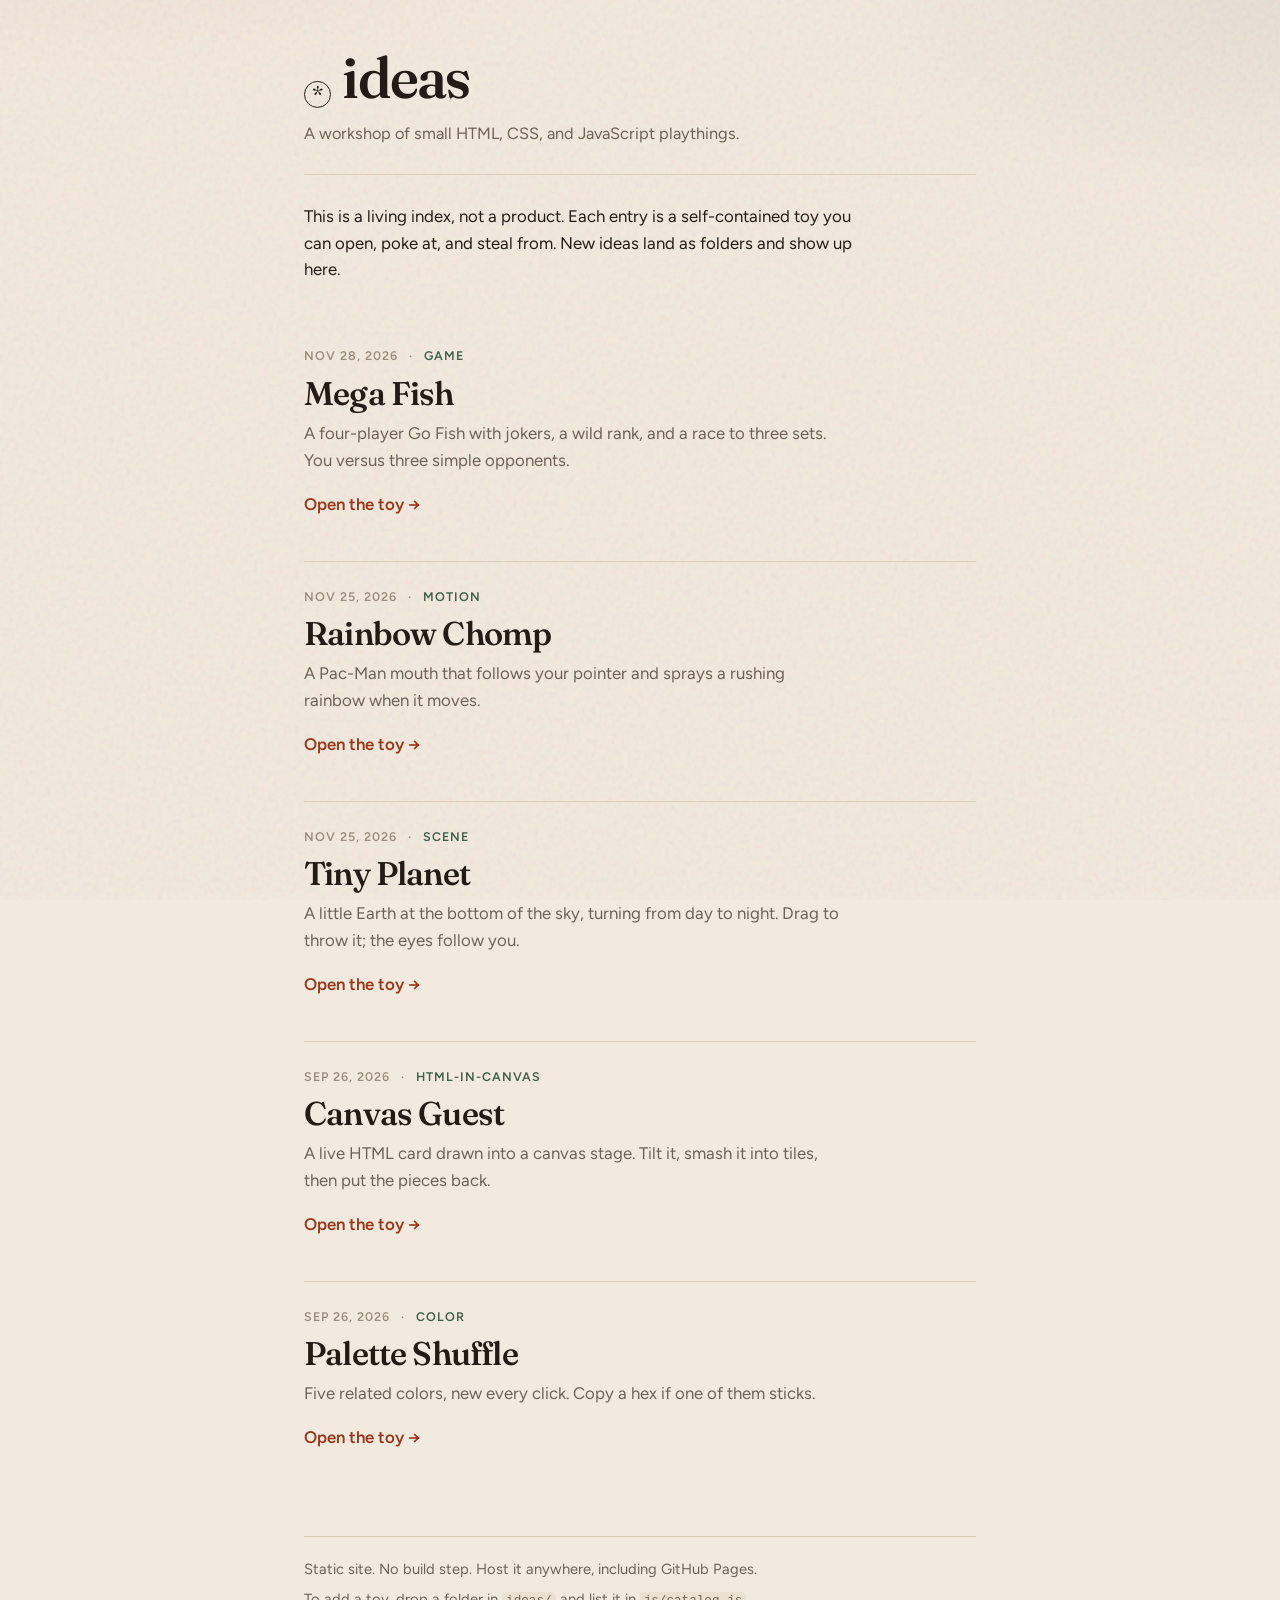
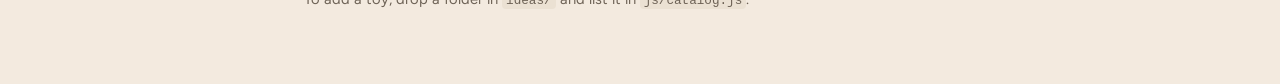
<file: index.html>
<!DOCTYPE html>
<html lang="en">
  <head>
    <meta charset="utf-8" />
    <meta name="viewport" content="width=device-width, initial-scale=1" />
    <meta name="theme-color" content="#f3eadf" />
    <title>ideas</title>
    <meta
      name="description"
      content="A small workshop of HTML, CSS, and JavaScript playthings."
    />
    <link rel="preconnect" href="https://fonts.googleapis.com" />
    <link rel="preconnect" href="https://fonts.gstatic.com" crossorigin />
    <link
      href="https://fonts.googleapis.com/css2?family=Figtree:ital,wght@0,400;0,550;0,600;0,650;1,400&family=Fraunces:opsz,wght@9..144,500;9..144,560&display=swap"
      rel="stylesheet"
    />
    <link rel="stylesheet" href="css/site.css" />
  </head>
  <body>
    <div class="wrap">
      <header class="masthead">
        <a class="brand" href="./">
          <span class="mark" aria-hidden="true">*</span>
          <h1 class="site-title">ideas</h1>
        </a>
        <p class="lede">A workshop of small HTML, CSS, and JavaScript playthings.</p>
      </header>

      <section class="intro">
        <p>
          This is a living index, not a product. Each entry is a self-contained
          toy you can open, poke at, and steal from. New ideas land as folders
          and show up here.
        </p>
      </section>

      <section class="feed" id="ideas" aria-label="Ideas">
        <noscript>
          <article class="idea">
            <p class="idea-meta">
              <time datetime="2026-09-26">Sep 26, 2026</time>
              <span class="idea-tag">html-in-canvas</span>
            </p>
            <h2 class="idea-title">
              <a href="ideas/canvas-guest/">Canvas Guest</a>
            </h2>
            <p class="idea-blurb">
              A live HTML card drawn into a canvas stage. Tilt it, smash it into tiles, then put the pieces back.
            </p>
            <p class="idea-more"><a href="ideas/canvas-guest/">Open the toy</a></p>
          </article>
          <article class="idea">
            <p class="idea-meta">
              <time datetime="2026-09-26">Sep 26, 2026</time>
              <span class="idea-tag">color</span>
            </p>
            <h2 class="idea-title">
              <a href="ideas/palette-shuffle/">Palette Shuffle</a>
            </h2>
            <p class="idea-blurb">
              Five related colors, new every click. Copy a hex if one of them sticks.
            </p>
            <p class="idea-more"><a href="ideas/palette-shuffle/">Open the toy</a></p>
          </article>
        </noscript>
      </section>

      <footer class="colophon">
        <p>Static site. No build step. Host it anywhere, including GitHub Pages.</p>
        <p>To add a toy, drop a folder in <code>ideas/</code> and list it in <code>js/catalog.js</code>.</p>
      </footer>
    </div>
    <script src="js/catalog.js"></script>
    <script src="js/home.js"></script>
  </body>
</html>
</file>
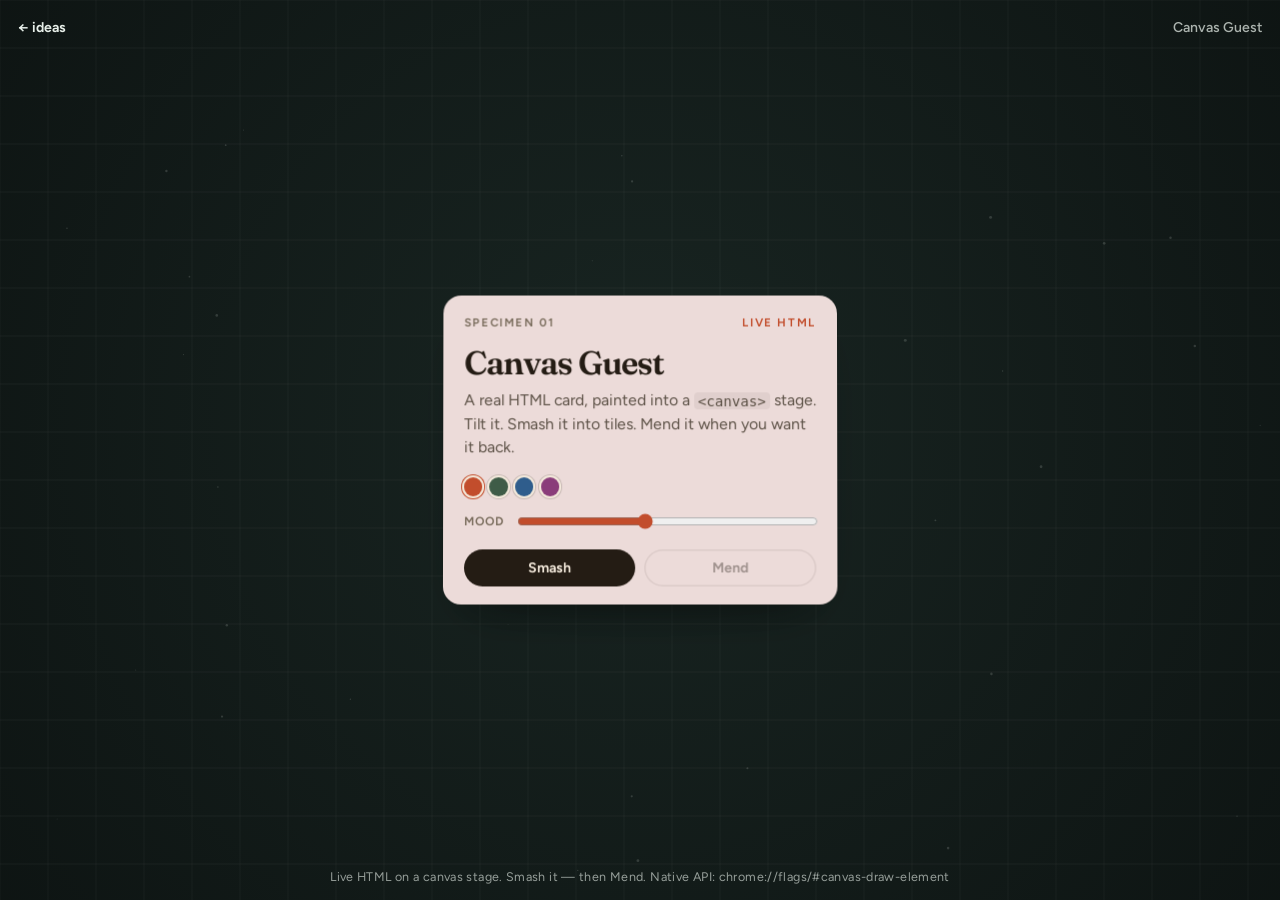
<file: ideas/canvas-guest/index.html>
<!DOCTYPE html>
<html lang="en">
  <head>
    <meta charset="utf-8" />
    <meta name="viewport" content="width=device-width, initial-scale=1" />
    <meta name="theme-color" content="#0b100f" />
    <title>Canvas Guest · ideas</title>
    <meta
      name="description"
      content="A live HTML card drawn into a canvas stage. Tilt it, smash it, mend it."
    />
    <link rel="preconnect" href="https://fonts.googleapis.com" />
    <link rel="preconnect" href="https://fonts.gstatic.com" crossorigin />
    <link
      href="https://fonts.googleapis.com/css2?family=Figtree:wght@500;600;650&family=Fraunces:opsz,wght@9..144,560;9..144,620&display=swap"
      rel="stylesheet"
    />
    <link rel="stylesheet" href="../../css/idea.css" />
    <style>
      html,
      body {
        margin: 0;
        height: 100%;
        overflow: hidden;
        background: #0b100f;
        color: #e7efe9;
        font-family: var(--sans);
      }

      .idea-bar {
        display: grid;
        grid-template-columns: 1fr auto 1fr;
        align-items: center;
        color: #e7efe9;
      }

      .idea-bar a {
        justify-self: start;
      }

      .idea-bar .toy-name {
        justify-self: end;
      }

      .stage-mend {
        justify-self: center;
        appearance: none;
        border: 0;
        border-radius: 999px;
        padding: 0.38rem 0.9rem;
        background: #f4eadc;
        color: #241c14;
        font: inherit;
        font-size: 0.82rem;
        font-weight: 650;
        cursor: pointer;
        pointer-events: auto;
      }

      .stage-mend[hidden] {
        display: inline-block;
        visibility: hidden;
        pointer-events: none;
      }

      .stage-frame {
        position: relative;
        width: 100%;
        height: 100%;
      }

      canvas {
        display: block;
        width: 100%;
        height: 100%;
      }

      .guest {
        width: min(22rem, calc(100vw - 2.6rem));
        padding: 1.25rem 1.3rem 1.15rem;
        border-radius: 18px;
        background: #f4eadc;
        color: #241c14;
        box-shadow:
          0 24px 50px -28px rgba(0, 0, 0, 0.55),
          0 0 0 1px rgba(36, 28, 20, 0.08);
        transform-origin: center center;
      }

      .guest.overlay {
        position: absolute;
        left: 50%;
        top: 50%;
        z-index: 2;
        translate: -50% -50%;
      }

      .guest.is-hidden {
        visibility: hidden;
        pointer-events: none;
      }

      .guest-top {
        display: flex;
        justify-content: space-between;
        align-items: baseline;
        margin-bottom: 1rem;
        color: #7a6d5d;
        font-size: 0.72rem;
        font-weight: 650;
        letter-spacing: 0.14em;
        text-transform: uppercase;
      }

      .guest-live {
        color: var(--accent, #c24d2c);
      }

      .guest h1 {
        margin: 0 0 0.55rem;
        font-family: var(--serif);
        font-size: 2.05rem;
        font-weight: 620;
        letter-spacing: -0.03em;
        line-height: 1.05;
        outline: none;
      }

      .guest h1:focus-visible {
        outline: 2px solid var(--accent, #c24d2c);
        outline-offset: 4px;
      }

      .guest p {
        margin: 0 0 1.15rem;
        color: #5c5146;
        font-size: 0.98rem;
        line-height: 1.5;
      }

      .guest code {
        font-size: 0.9em;
        padding: 0.05em 0.28em;
        border-radius: 4px;
        background: rgba(36, 28, 20, 0.06);
      }

      .chips {
        display: flex;
        gap: 0.45rem;
        margin-bottom: 0.95rem;
      }

      .chip {
        width: 1.15rem;
        height: 1.15rem;
        border: 0;
        border-radius: 999px;
        padding: 0;
        cursor: pointer;
        box-shadow: 0 0 0 2px #f4eadc, 0 0 0 3px rgba(36, 28, 20, 0.18);
      }

      .chip.is-on {
        box-shadow: 0 0 0 2px #f4eadc, 0 0 0 3px var(--accent, #c24d2c);
      }

      .mood {
        display: grid;
        grid-template-columns: auto 1fr;
        gap: 0.7rem;
        align-items: center;
        margin-bottom: 1.15rem;
        color: #7a6d5d;
        font-size: 0.75rem;
        font-weight: 650;
        letter-spacing: 0.08em;
        text-transform: uppercase;
      }

      .mood input {
        width: 100%;
        accent-color: var(--accent, #c24d2c);
      }

      .actions {
        display: flex;
        gap: 0.55rem;
      }

      .actions button {
        appearance: none;
        flex: 1;
        border: 0;
        border-radius: 999px;
        padding: 0.62rem 0.8rem;
        background: #241c14;
        color: #f4eadc;
        font: inherit;
        font-size: 0.88rem;
        font-weight: 650;
        cursor: pointer;
      }

      .actions button.ghost {
        background: transparent;
        color: #241c14;
        box-shadow: inset 0 0 0 1.5px rgba(36, 28, 20, 0.22);
      }

      .actions button:disabled {
        opacity: 0.38;
        cursor: default;
      }

      .caption {
        position: absolute;
        left: 1.1rem;
        right: 1.1rem;
        bottom: 1rem;
        z-index: 3;
        margin: 0;
        color: rgba(231, 239, 233, 0.62);
        font-size: 0.78rem;
        letter-spacing: 0.03em;
        text-align: center;
        pointer-events: none;
      }

      @media (max-width: 540px) {
        .guest h1 {
          font-size: 1.7rem;
        }
      }
    </style>
  </head>
  <body>
    <nav class="idea-bar">
      <a href="../../">← ideas</a>
      <button id="stage-mend" class="stage-mend" type="button" hidden>Mend the pieces</button>
      <span class="toy-name">Canvas Guest</span>
    </nav>

    <div class="stage-frame" id="frame">
      <canvas id="stage" layoutsubtree>
        <article class="guest" id="guest">
          <div class="guest-top">
            <span>Specimen 01</span>
            <span class="guest-live">Live HTML</span>
          </div>
          <h1 contenteditable="true" spellcheck="false">Canvas Guest</h1>
          <p>
            A real HTML card, painted into a <code>&lt;canvas&gt;</code> stage.
            Tilt it. Smash it into tiles. Mend it when you want it back.
          </p>
          <div class="chips" id="chips" role="group" aria-label="Accent color">
            <button class="chip is-on" type="button" data-color="#c24d2c" style="background:#c24d2c" aria-label="Rust"></button>
            <button class="chip" type="button" data-color="#3f5c47" style="background:#3f5c47" aria-label="Sage"></button>
            <button class="chip" type="button" data-color="#2f5d8c" style="background:#2f5d8c" aria-label="Ink blue"></button>
            <button class="chip" type="button" data-color="#8a3d7a" style="background:#8a3d7a" aria-label="Plum"></button>
          </div>
          <label class="mood">
            Mood
            <input id="mood" type="range" min="0" max="100" value="42" />
          </label>
          <div class="actions">
            <button id="smash" type="button">Smash</button>
            <button id="mend" class="ghost" type="button" disabled>Mend</button>
          </div>
        </article>
      </canvas>
      <p class="caption" id="caption"></p>
    </div>

    <script>
      (function () {
        const frame = document.getElementById("frame");
        const canvas = document.getElementById("stage");
        const guest = document.getElementById("guest");
        const caption = document.getElementById("caption");
        const smashBtn = document.getElementById("smash");
        const mendBtn = document.getElementById("mend");
        const stageMend = document.getElementById("stage-mend");
        const mood = document.getElementById("mood");
        const ctx = canvas.getContext("2d");
        const native = typeof ctx.drawElementImage === "function";
        const reduceMotion = window.matchMedia("(prefers-reduced-motion: reduce)").matches;

        const pointer = { x: 0.5, y: 0.46 };
        const dust = Array.from({ length: 36 }, function () {
          return {
            x: Math.random(),
            y: Math.random(),
            r: 0.4 + Math.random() * 1.1,
            s: 0.04 + Math.random() * 0.08,
          };
        });

        let width = 0;
        let height = 0;
        let tiles = [];
        let snapshot = null;
        let smashed = false;
        let mending = false;
        let last = performance.now();

        if (!native) {
          frame.appendChild(guest);
          guest.classList.add("overlay");
        }

        caption.textContent = native
          ? "Native HTML-in-Canvas is live. Smash the card, then mend it."
          : "Live HTML on a canvas stage. Smash it — then Mend. Native API: chrome://flags/#canvas-draw-element";

        function resize() {
          const dpr = Math.min(window.devicePixelRatio || 1, 2);
          width = frame.clientWidth;
          height = frame.clientHeight;
          canvas.width = Math.floor(width * dpr);
          canvas.height = Math.floor(height * dpr);
          canvas.style.width = width + "px";
          canvas.style.height = height + "px";
          ctx.setTransform(dpr, 0, 0, dpr, 0, 0);
        }

        function paperColor() {
          const t = Number(mood.value) / 100;
          const r = Math.round(244 - t * 18);
          const g = Math.round(234 - t * 36);
          const b = Math.round(220 - t * 8);
          return "rgb(" + r + ", " + g + ", " + b + ")";
        }

        function tilt() {
          const amount = reduceMotion ? 0.25 : 1;
          return {
            rx: (0.5 - pointer.y) * 14 * amount,
            ry: (pointer.x - 0.5) * 18 * amount,
          };
        }

        function guestSize() {
          return { w: guest.offsetWidth, h: guest.offsetHeight };
        }

        function applyOverlayTilt() {
          if (!guest.classList.contains("overlay") || smashed) return;
          const t = tilt();
          guest.style.transform =
            "perspective(1100px) rotateX(" + t.rx + "deg) rotateY(" + t.ry + "deg)";
        }

        function drawStage() {
          const g = ctx.createRadialGradient(
            width * pointer.x,
            height * pointer.y,
            40,
            width * 0.5,
            height * 0.5,
            Math.max(width, height) * 0.78
          );
          g.addColorStop(0, "#182421");
          g.addColorStop(1, "#0b100f");
          ctx.fillStyle = g;
          ctx.fillRect(0, 0, width, height);

          ctx.save();
          ctx.strokeStyle = "rgba(231, 239, 233, 0.045)";
          ctx.lineWidth = 1;
          const step = 48;
          for (let x = 0; x <= width; x += step) {
            ctx.beginPath();
            ctx.moveTo(x, 0);
            ctx.lineTo(x, height);
            ctx.stroke();
          }
          for (let y = 0; y <= height; y += step) {
            ctx.beginPath();
            ctx.moveTo(0, y);
            ctx.lineTo(width, y);
            ctx.stroke();
          }
          ctx.restore();

          dust.forEach(function (dot) {
            ctx.beginPath();
            ctx.fillStyle = "rgba(231, 239, 233, 0.16)";
            ctx.arc(dot.x * width, dot.y * height, dot.r, 0, Math.PI * 2);
            ctx.fill();
          });
        }

        function drawShadow() {
          const size = guestSize();
          const t = tilt();
          const cx = width / 2 + t.ry * 1.6;
          const cy = height / 2 + size.h * 0.42 + t.rx * 1.2;
          ctx.save();
          ctx.fillStyle = "rgba(0, 0, 0, 0.34)";
          ctx.filter = "blur(18px)";
          ctx.beginPath();
          ctx.ellipse(cx, cy, size.w * 0.42, 16, 0, 0, Math.PI * 2);
          ctx.fill();
          ctx.restore();
        }

        function drawGuestNative() {
          const size = guestSize();
          const t = tilt();
          const skewY = (t.rx / 14) * 0.08;
          const skewX = (t.ry / 18) * 0.1;
          const scaleY = 1 - Math.abs(t.rx) * 0.004;
          ctx.save();
          ctx.translate(width / 2, height / 2);
          ctx.transform(1, skewY, skewX, scaleY, 0, 0);
          ctx.translate(-size.w / 2, -size.h / 2);
          const matrix = ctx.drawElementImage(guest, 0, 0);
          ctx.restore();
          if (matrix) guest.style.transform = matrix.toString();
        }

        function copyStyles(from, to) {
          const computed = getComputedStyle(from);
          const keep = [
            "display", "box-sizing", "width", "height", "margin", "padding",
            "border", "border-radius", "background", "background-color", "color",
            "font", "font-family", "font-size", "font-weight", "letter-spacing",
            "line-height", "text-align", "text-transform", "box-shadow",
            "align-items", "justify-content", "flex-direction", "gap",
            "flex-wrap", "white-space", "appearance", "accent-color",
          ];
          to.style.cssText = keep
            .map(function (prop) {
              return prop + ":" + computed.getPropertyValue(prop);
            })
            .join(";");
          const fromKids = from.children;
          const toKids = to.children;
          for (let i = 0; i < fromKids.length; i += 1) {
            copyStyles(fromKids[i], toKids[i]);
          }
        }

        function serializeXHTML(node) {
          const voids = {
            input: true,
            img: true,
            br: true,
            hr: true,
            meta: true,
            link: true,
          };
          if (node.nodeType === Node.TEXT_NODE) {
            return node.textContent
              .replace(/&/g, "&amp;")
              .replace(/</g, "&lt;")
              .replace(/>/g, "&gt;");
          }
          if (node.nodeType !== Node.ELEMENT_NODE) return "";
          const tag = node.tagName.toLowerCase();
          let attrs = "";
          for (let i = 0; i < node.attributes.length; i += 1) {
            const attr = node.attributes[i];
            attrs +=
              " " +
              attr.name +
              '="' +
              attr.value.replace(/&/g, "&amp;").replace(/"/g, "&quot;") +
              '"';
          }
          if (tag === "article" && !node.getAttribute("xmlns")) {
            attrs += ' xmlns="http://www.w3.org/1999/xhtml"';
          }
          if (voids[tag]) return "<" + tag + attrs + " />";
          let inner = "";
          for (let i = 0; i < node.childNodes.length; i += 1) {
            inner += serializeXHTML(node.childNodes[i]);
          }
          return "<" + tag + attrs + ">" + inner + "</" + tag + ">";
        }

        function rasterize() {
          const size = guestSize();
          const clone = guest.cloneNode(true);
          copyStyles(guest, clone);
          clone.setAttribute("xmlns", "http://www.w3.org/1999/xhtml");
          clone.style.margin = "0";
          clone.style.position = "static";
          clone.style.transform = "none";
          clone.style.visibility = "visible";
          const svg =
            '<svg xmlns="http://www.w3.org/2000/svg" width="' +
            size.w +
            '" height="' +
            size.h +
            '"><foreignObject width="100%" height="100%">' +
            serializeXHTML(clone) +
            "</foreignObject></svg>";
          const blob = new Blob([svg], { type: "image/svg+xml;charset=utf-8" });
          const url = URL.createObjectURL(blob);
          return new Promise(function (resolve, reject) {
            const img = new Image();
            img.onload = function () {
              const off = document.createElement("canvas");
              off.width = Math.max(1, Math.round(size.w));
              off.height = Math.max(1, Math.round(size.h));
              off.getContext("2d").drawImage(img, 0, 0);
              URL.revokeObjectURL(url);
              resolve(off);
            };
            img.onerror = function () {
              URL.revokeObjectURL(url);
              reject(new Error("rasterize failed"));
            };
            img.src = url;
          });
        }

        function spawnTiles(image) {
          const cols = 8;
          const rows = 6;
          const tw = image.width / cols;
          const th = image.height / rows;
          const originX = (width - image.width) / 2;
          const originY = (height - image.height) / 2;
          tiles = [];
          for (let y = 0; y < rows; y += 1) {
            for (let x = 0; x < cols; x += 1) {
              tiles.push({
                sx: x * tw,
                sy: y * th,
                tw: tw,
                th: th,
                x: originX + x * tw,
                y: originY + y * th,
                homeX: originX + x * tw,
                homeY: originY + y * th,
                vx: (x - (cols - 1) / 2) * 2.4 + (Math.random() - 0.5) * 6,
                vy: -6 - Math.random() * 8 + (y - rows / 2) * 0.8,
                rot: (Math.random() - 0.5) * 0.4,
                vr: (Math.random() - 0.5) * 0.12,
              });
            }
          }
        }

        function stepTiles(dt) {
          const gravity = mending ? 0 : 0.42;
          tiles.forEach(function (tile) {
            if (mending) {
              tile.x += (tile.homeX - tile.x) * Math.min(1, dt * 7);
              tile.y += (tile.homeY - tile.y) * Math.min(1, dt * 7);
              tile.rot += (0 - tile.rot) * Math.min(1, dt * 8);
              tile.vx = 0;
              tile.vy = 0;
              return;
            }
            tile.vy += gravity * dt * 60;
            tile.x += tile.vx * dt * 60;
            tile.y += tile.vy * dt * 60;
            tile.rot += tile.vr * dt * 60;
            if (tile.x < -80 || tile.x > width + 40) tile.vx *= -0.72;
            if (tile.y > height - tile.th - 18) {
              tile.y = height - tile.th - 18;
              tile.vy *= -0.38;
              tile.vx *= 0.86;
              tile.vr *= 0.8;
            }
          });
        }

        function drawTiles() {
          if (!snapshot) return;
          tiles.forEach(function (tile) {
            ctx.save();
            ctx.translate(tile.x + tile.tw / 2, tile.y + tile.th / 2);
            ctx.rotate(tile.rot);
            ctx.drawImage(
              snapshot,
              tile.sx,
              tile.sy,
              tile.tw,
              tile.th,
              -tile.tw / 2,
              -tile.th / 2,
              tile.tw,
              tile.th
            );
            ctx.restore();
          });
        }

        function paint() {
          drawStage();
          if (smashed) {
            drawTiles();
            return;
          }
          drawShadow();
          if (native) drawGuestNative();
          else applyOverlayTilt();
        }

        function tick(now) {
          const dt = Math.min(0.033, (now - last) / 1000);
          last = now;
          dust.forEach(function (dot) {
            dot.y += dot.s * dt;
            if (dot.y > 1) {
              dot.y = -0.02;
              dot.x = Math.random();
            }
          });
          if (smashed) stepTiles(dt);
          if (mending) {
            const done = tiles.every(function (tile) {
              return Math.abs(tile.x - tile.homeX) < 0.6 && Math.abs(tile.y - tile.homeY) < 0.6;
            });
            if (done) finishMend();
          }
          paint();
          if (native && canvas.requestPaint && !smashed) canvas.requestPaint();
          requestAnimationFrame(tick);
        }

        async function smash() {
          if (smashed || mending) return;
          try {
            snapshot = await rasterize();
          } catch (err) {
            caption.textContent = "Could not snapshot the card in this browser. Try Chrome or Firefox.";
            return;
          }
          spawnTiles(snapshot);
          smashed = true;
          guest.classList.add("is-hidden");
          smashBtn.disabled = true;
          mendBtn.disabled = false;
          stageMend.hidden = false;
        }

        function finishMend() {
          smashed = false;
          mending = false;
          tiles = [];
          snapshot = null;
          guest.classList.remove("is-hidden");
          smashBtn.disabled = false;
          mendBtn.disabled = true;
          stageMend.hidden = true;
        }

        function mend() {
          if (!smashed || mending) return;
          mending = true;
          mendBtn.disabled = true;
        }

        function setAccent(color) {
          guest.style.setProperty("--accent", color);
          document.querySelectorAll(".chip").forEach(function (chip) {
            chip.classList.toggle("is-on", chip.dataset.color === color);
          });
        }

        document.getElementById("chips").addEventListener("click", function (event) {
          const chip = event.target.closest(".chip");
          if (!chip) return;
          setAccent(chip.dataset.color);
        });

        mood.addEventListener("input", function () {
          guest.style.background = paperColor();
        });

        smashBtn.addEventListener("click", smash);
        mendBtn.addEventListener("click", mend);
        stageMend.addEventListener("click", mend);

        window.addEventListener("pointermove", function (event) {
          pointer.x = event.clientX / Math.max(1, width);
          pointer.y = event.clientY / Math.max(1, height);
        });

        canvas.addEventListener("pointerdown", function (event) {
          if (!smashed || mending) return;
          const mx = event.clientX;
          const my = event.clientY;
          tiles.forEach(function (tile) {
            const dx = tile.x + tile.tw / 2 - mx;
            const dy = tile.y + tile.th / 2 - my;
            const dist = Math.max(24, Math.hypot(dx, dy));
            tile.vx += (dx / dist) * 10;
            tile.vy += (dy / dist) * 10 - 3;
          });
        });

        document.addEventListener("keydown", function (event) {
          const typing = event.target && event.target.isContentEditable;
          if (typing) return;
          if (event.key === " " && event.target === document.body) {
            event.preventDefault();
            if (smashed) mend();
            else smash();
          }
          if ((event.key === "m" || event.key === "M") && smashed) {
            event.preventDefault();
            mend();
          }
        });

        window.addEventListener("resize", resize);
        setAccent("#c24d2c");
        guest.style.background = paperColor();
        resize();
        if (native && canvas.onpaint !== undefined) {
          canvas.onpaint = paint;
          if (canvas.requestPaint) canvas.requestPaint();
        }
        requestAnimationFrame(tick);
      })();
    </script>
  </body>
</html>
</file>
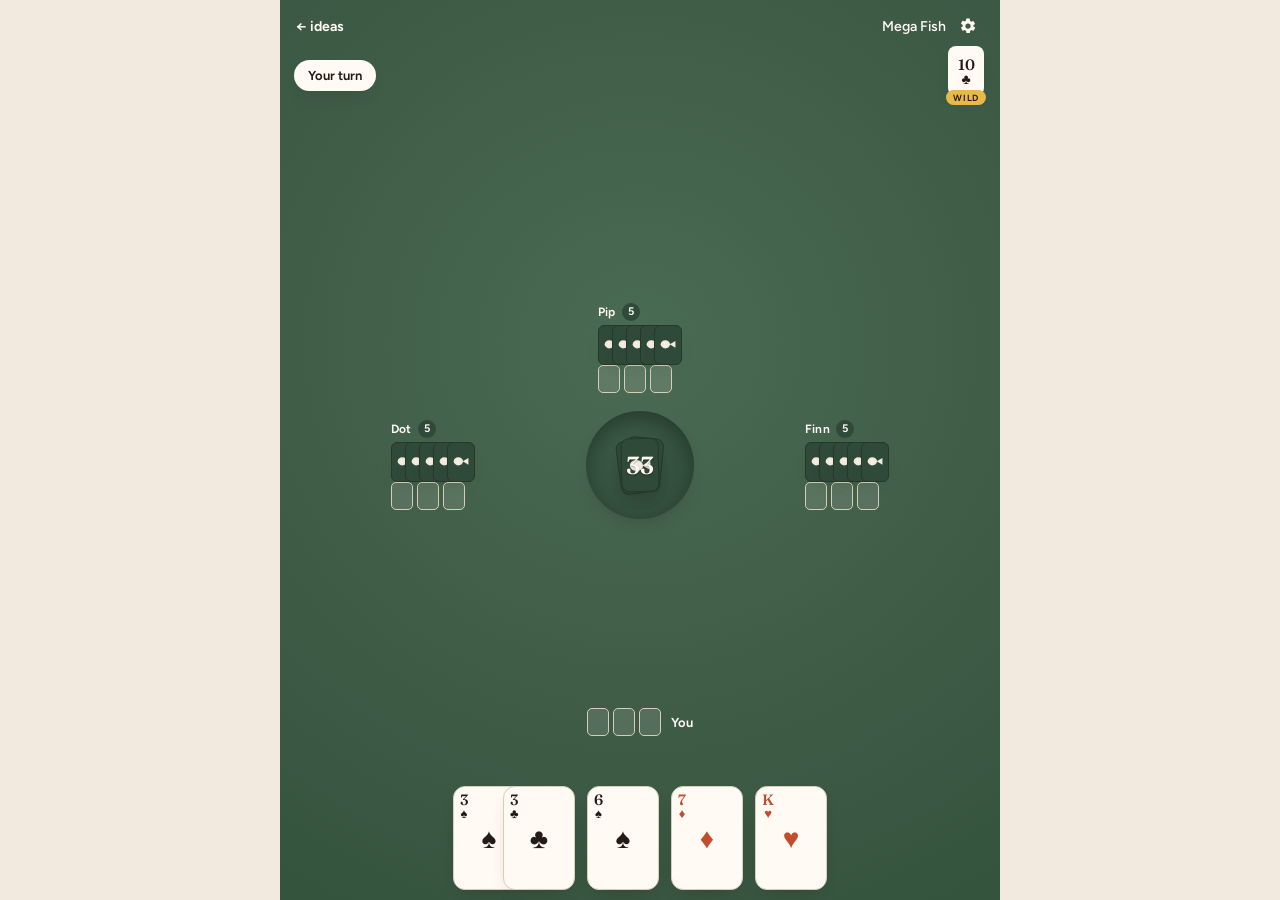
<file: ideas/mega-fish/index.html>
<!DOCTYPE html>
<html lang="en">
<head>
  <meta charset="utf-8">
  <meta name="viewport" content="width=device-width, initial-scale=1, viewport-fit=cover">
  <meta name="theme-color" content="#3f5c47">
  <title>Mega Fish · ideas</title>
  <link rel="preconnect" href="https://fonts.googleapis.com">
  <link rel="preconnect" href="https://fonts.gstatic.com" crossorigin>
  <link href="https://fonts.googleapis.com/css2?family=Figtree:wght@550;650&family=Fraunces:opsz,wght@9..144,560&display=swap" rel="stylesheet">
  <link rel="stylesheet" href="../../css/idea.css">
  <style>
    :root {
      --felt: #3f5c47;
      --felt-deep: #2f4a38;
      --paper: #fffaf3;
      --ink: #241c14;
      --muted: #6d6256;
      --line: #d9ccb8;
      --accent: #c24d2c;
      --accent-deep: #9a3518;
      --gold: #e8b84a;
      --cream: #f3eadf;
      --card-w: 70px;
      --card-h: 98px;
      --card-r: 12px;
      --shadow: 0 8px 20px -12px rgba(36, 28, 20, 0.45);
      --ui: Figtree, system-ui, sans-serif;
      --rank: Fraunces, Georgia, serif;
    }
    @media (min-width: 800px) {
      :root { --card-w: 72px; --card-h: 104px; }
    }
    * { box-sizing: border-box; }
    html, body {
      margin: 0;
      height: 100%;
      background: var(--cream);
      color: var(--ink);
      overflow: hidden;
      font-family: var(--ui);
      font-weight: 550;
    }
    button { font: inherit; color: inherit; }
    .table {
      position: relative;
      height: 100dvh;
      max-height: 100dvh;
      overflow: hidden;
      display: flex;
      flex-direction: column;
      background:
        radial-gradient(ellipse 90% 70% at 50% 38%, #4a6b53 0%, var(--felt) 58%, #35543e 100%);
      color: var(--paper);
    }
    @media (min-width: 800px) {
      body { display: flex; justify-content: center; background: var(--cream); }
      .table { width: 100%; max-width: 720px; }
    }
    .idea-bar {
      color: var(--paper);
      padding-top: calc(10px + env(safe-area-inset-top, 0px));
      padding-left: calc(16px + env(safe-area-inset-left, 0px));
      padding-right: calc(16px + env(safe-area-inset-right, 0px));
    }
    .idea-bar a { color: var(--paper); }
    .idea-bar a:hover { color: var(--gold); }
    .hud {
      display: flex;
      align-items: center;
      justify-content: space-between;
      gap: 10px;
      flex-shrink: 0;
      margin-top: calc(42px + env(safe-area-inset-top, 0px));
      padding: 4px 14px 6px;
    }
    .turn-pill {
      background: var(--paper);
      color: var(--ink);
      border-radius: 999px;
      padding: 8px 14px;
      font-size: 13px;
      font-weight: 650;
      box-shadow: var(--shadow);
      max-width: 62%;
      line-height: 1.2;
    }
    .turn-pill.is-pulse { animation: pill-pulse 0.7s ease 2; }
    @keyframes pill-pulse {
      0%, 100% { transform: scale(1); box-shadow: 0 0 0 0 rgba(232, 184, 74, 0.55); }
      50% { transform: scale(1.06); box-shadow: 0 0 0 8px rgba(232, 184, 74, 0); }
    }
    @media (prefers-reduced-motion: reduce) {
      .turn-pill.is-pulse {
        animation: none;
        outline: 2px solid var(--gold);
        outline-offset: 2px;
      }
    }
    .wild-badge {
      display: flex;
      flex-direction: column;
      align-items: center;
      gap: 2px;
      flex-shrink: 0;
    }
    .wild-badge .mini-face {
      width: 36px;
      height: 50px;
      border-radius: 8px;
      background: var(--paper);
      color: var(--ink);
      box-shadow: var(--shadow);
      display: flex;
      flex-direction: column;
      align-items: center;
      justify-content: center;
      position: relative;
      font-family: var(--rank);
      font-weight: 560;
      line-height: 1;
    }
    .wild-badge .mini-face.is-red { color: var(--accent); }
    .wild-badge .mini-rank { font-size: 15px; }
    .wild-badge .mini-suit { font-size: 14px; }
    .wild-badge .ribbon {
      background: var(--gold);
      color: var(--ink);
      font-size: 9px;
      font-weight: 650;
      letter-spacing: 0.08em;
      padding: 2px 7px;
      border-radius: 999px;
      margin-top: -8px;
      position: relative;
      box-shadow: var(--shadow);
    }
    .board {
      flex: 1;
      min-height: 0;
      display: grid;
      grid-template-columns: minmax(84px, 1fr) auto minmax(84px, 1fr);
      grid-template-rows: auto auto;
      grid-template-areas:
        "pip pip pip"
        "dot pond finn";
      align-items: center;
      justify-items: center;
      align-content: center;
      gap: 10px 8px;
      padding: 0 8px 4px;
    }
    .seat-pip { grid-area: pip; }
    .seat-dot { grid-area: dot; }
    .pond { grid-area: pond; }
    .seat-finn { grid-area: finn; }
    .seat {
      display: flex;
      flex-direction: column;
      align-items: center;
      gap: 4px;
      padding: 6px 8px;
      border-radius: 16px;
      border: 2px solid transparent;
      min-width: 84px;
      user-select: none;
    }
    .seat.is-target {
      border-color: var(--accent);
      box-shadow: 0 0 0 3px rgba(194, 77, 44, 0.35);
      cursor: pointer;
    }
    .seat-name {
      display: flex;
      align-items: center;
      gap: 6px;
      font-size: 12px;
      font-weight: 650;
      letter-spacing: 0.02em;
    }
    .count {
      background: var(--felt-deep);
      color: var(--paper);
      border-radius: 999px;
      min-width: 18px;
      height: 18px;
      padding: 0 5px;
      display: inline-flex;
      align-items: center;
      justify-content: center;
      font-size: 11px;
      font-weight: 650;
    }
    .fan {
      display: flex;
      align-items: flex-end;
      height: 44px;
      min-width: 40px;
    }
    .fan .card.is-back {
      width: 28px;
      height: 40px;
      margin-left: -14px;
      border-radius: 6px;
    }
    .fan .card.is-back:first-child { margin-left: 0; }
    .set-slots {
      display: flex;
      gap: 4px;
    }
    .slot {
      width: 22px;
      height: 28px;
      border-radius: 5px;
      border: 1.5px solid var(--line);
      background: rgba(255, 250, 243, 0.12);
    }
    .slot.is-filled {
      border-color: transparent;
      background: var(--paper);
      color: var(--ink);
      display: grid;
      place-items: center;
      font-family: var(--rank);
      font-weight: 560;
      font-size: 12px;
      box-shadow: var(--shadow);
    }
    .slot.is-filled.is-red { color: var(--accent); }
    .pool {
      width: 108px;
      height: 108px;
      border-radius: 50%;
      background: radial-gradient(circle at 40% 35%, #3a5a46, var(--felt-deep));
      box-shadow: inset 0 8px 18px rgba(0, 0, 0, 0.25), var(--shadow);
      display: grid;
      place-items: center;
      position: relative;
    }
    .stack {
      position: absolute;
      width: 38px;
      height: 54px;
    }
    .stack .card.is-back {
      position: absolute;
      width: 38px;
      height: 54px;
      border-radius: 8px;
    }
    .stack .card.is-back:nth-child(1) { transform: rotate(-8deg) translate(-3px, 1px); }
    .stack .card.is-back:nth-child(2) { transform: rotate(6deg) translate(3px, -1px); }
    .stack .card.is-back:nth-child(3) { transform: rotate(-1deg); }
    .pool.is-empty .stack { display: none; }
    .pond-count {
      position: relative;
      z-index: 1;
      font-family: var(--rank);
      font-weight: 560;
      font-size: 1.55rem;
      color: var(--paper);
      text-shadow: 0 1px 2px rgba(0, 0, 0, 0.35);
    }
    .you-tray {
      flex-shrink: 0;
      display: flex;
      align-items: center;
      justify-content: center;
      gap: 10px;
      padding: 2px 12px 4px;
    }
    .you-tray .you-name {
      font-size: 13px;
      font-weight: 650;
    }
    .toast-row {
      flex-shrink: 0;
      display: flex;
      justify-content: center;
      min-height: 28px;
      padding: 0 12px 4px;
    }
    .toast {
      background: var(--ink);
      color: var(--paper);
      border-radius: 999px;
      padding: 6px 14px;
      font-size: 13px;
      font-weight: 550;
      box-shadow: var(--shadow);
      max-width: 100%;
      text-align: center;
      opacity: 0;
      transform: translateY(4px);
      pointer-events: none;
    }
    .toast.is-on {
      opacity: 1;
      transform: none;
    }
    .hand {
      flex-shrink: 0;
      display: flex;
      justify-content: center;
      align-items: flex-end;
      gap: 4px;
      padding: 0 8px calc(8px + env(safe-area-inset-bottom, 0px));
      min-height: calc(var(--card-h) + 28px);
      overflow: visible;
    }
    .rank-group {
      position: relative;
      display: flex;
      align-items: flex-end;
      padding: 4px 2px 0;
      border-radius: 14px;
      border: 2px solid transparent;
      transition: transform 0.15s ease, border-color 0.15s ease;
    }
    .rank-group:has(.lay-set) { padding-top: 26px; }
    .rank-group.is-legal { cursor: pointer; }
    .rank-group.is-selected {
      border-color: var(--accent);
      transform: translateY(-12px);
      box-shadow: 0 0 0 3px rgba(194, 77, 44, 0.3);
    }
    .rank-group.is-dead { opacity: 0.55; }
    .rank-group .card { margin-left: -22px; }
    .rank-group .card:first-child { margin-left: 0; }
    .lay-set {
      position: absolute;
      left: 50%;
      top: 0;
      bottom: auto;
      transform: translateX(-50%);
      white-space: nowrap;
      background: var(--accent);
      color: var(--paper);
      border: 0;
      border-radius: 999px;
      padding: 4px 10px;
      font-size: 11px;
      font-weight: 650;
      box-shadow: var(--shadow);
      cursor: pointer;
      z-index: 2;
    }
    .lay-set:active { background: var(--accent-deep); }
    .card {
      width: var(--card-w);
      height: var(--card-h);
      border-radius: var(--card-r);
      background: var(--paper);
      color: var(--ink);
      border: 1px solid var(--line);
      box-shadow: var(--shadow);
      position: relative;
      flex-shrink: 0;
      padding: 0;
      display: block;
      overflow: hidden;
    }
    .card .corner {
      position: absolute;
      top: 5px;
      left: 6px;
      display: flex;
      flex-direction: column;
      align-items: center;
      line-height: 1;
      font-family: var(--rank);
      font-weight: 560;
    }
    .card .corner .r { font-size: 15px; }
    .card .corner .s { font-size: 13px; }
    .card .corner.is-10 .r { font-size: 13px; }
    .card .pip {
      position: absolute;
      inset: 0;
      display: grid;
      place-items: center;
      font-size: 28px;
      font-family: var(--rank);
      pointer-events: none;
    }
    .card.is-red, .card.is-red .corner { color: var(--accent); }
    .card.is-back {
      background: var(--felt-deep);
      border-color: #24392c;
      color: var(--cream);
    }
    .card.is-back .fish-mark {
      position: absolute;
      inset: 0;
      display: grid;
      place-items: center;
      color: var(--cream);
    }
    .card.is-back .fish-mark svg { width: 62%; height: auto; }
    .card.is-joker { background: var(--cream); }
    .card.is-joker .joker-fish {
      position: absolute;
      inset: 10px 6px 22px;
      display: grid;
      place-items: center;
      color: var(--accent);
    }
    .card.is-joker .joker-fish svg { width: 78%; height: auto; }
    .card.is-joker .joker-word {
      position: absolute;
      bottom: 7px;
      left: 0;
      right: 0;
      text-align: center;
      font-size: 9px;
      font-weight: 650;
      letter-spacing: 0.12em;
      color: var(--accent);
    }
    .wild-tag {
      position: absolute;
      right: 4px;
      bottom: 5px;
      background: var(--gold);
      color: var(--ink);
      font-size: 7px;
      font-weight: 650;
      letter-spacing: 0.06em;
      padding: 2px 4px;
      border-radius: 4px;
    }
    .card.is-fly { animation: fly-in 0.4s ease; }
    @keyframes fly-in {
      from { transform: translateY(-18px) scale(0.92); opacity: 0.3; }
      to { transform: none; opacity: 1; }
    }
    @media (prefers-reduced-motion: reduce) {
      .card.is-fly { animation: none; }
      .rank-group { transition: none; }
    }
    .win-overlay {
      position: fixed;
      inset: 0;
      background: rgba(36, 28, 20, 0.55);
      display: none;
      flex-direction: column;
      justify-content: flex-end;
      align-items: center;
      z-index: 20;
      padding: 20px 20px calc(20px + env(safe-area-inset-bottom, 0px));
    }
    .win-overlay.is-on { display: flex; }
    .win-card {
      background: var(--paper);
      color: var(--ink);
      border-radius: 20px;
      padding: 24px 20px 16px;
      width: min(420px, 100%);
      text-align: center;
      box-shadow: var(--shadow);
    }
    .win-card h1 {
      font-family: var(--rank);
      font-weight: 560;
      font-size: 2rem;
      margin: 0 0 16px;
    }
    .win-seats {
      display: grid;
      gap: 8px;
      text-align: left;
    }
    .win-row {
      display: flex;
      align-items: center;
      justify-content: space-between;
      gap: 8px;
      font-size: 13px;
      font-weight: 650;
    }
    .win-row .chips { display: flex; gap: 4px; }
    .win-row .chips .slot { width: 26px; height: 32px; font-size: 13px; }
    .win-row .chips .slot.is-filled {
      background: var(--cream);
      border: 1.5px solid var(--line);
    }
    [data-action="again"] {
      display: block;
      width: 100%;
      height: 48px;
      margin-top: 16px;
      background: var(--accent);
      color: var(--paper);
      border: 0;
      border-radius: 12px;
      font-family: var(--ui);
      font-size: 16px;
      font-weight: 650;
      cursor: pointer;
    }
    [data-action="again"]:active { background: var(--accent-deep); }

    .bar-end {
      display: flex;
      align-items: center;
      gap: 6px;
      pointer-events: auto;
    }
    .settings-btn {
      width: 32px;
      height: 32px;
      margin: 0;
      padding: 0;
      border: 0;
      border-radius: 8px;
      background: transparent;
      color: var(--paper);
      display: grid;
      place-items: center;
      cursor: pointer;
    }
    .settings-btn:hover,
    .settings-btn[aria-expanded="true"] {
      background: rgba(255, 250, 243, 0.14);
    }
    .settings-pop {
      position: absolute;
      top: calc(44px + env(safe-area-inset-top, 0px));
      right: calc(10px + env(safe-area-inset-right, 0px));
      z-index: 8;
      background: var(--paper);
      color: var(--ink);
      border-radius: 14px;
      padding: 12px;
      box-shadow: var(--shadow);
      min-width: 196px;
    }
    .settings-pop[hidden] { display: none; }
    .settings-label {
      font-size: 11px;
      font-weight: 650;
      letter-spacing: 0.06em;
      text-transform: uppercase;
      color: var(--muted);
      margin: 0 0 8px;
    }
    .ask-toggle {
      display: flex;
      background: var(--cream);
      border-radius: 999px;
      padding: 2px;
      gap: 2px;
    }
    .ask-toggle button {
      flex: 1;
      border: 0;
      background: transparent;
      color: var(--muted);
      border-radius: 999px;
      padding: 7px 10px;
      font-size: 13px;
      font-weight: 650;
      cursor: pointer;
    }
    .ask-toggle button[aria-checked="true"] {
      background: var(--paper);
      color: var(--ink);
      box-shadow: var(--shadow);
    }
    .win-settings {
      margin: 16px 0 0;
      text-align: left;
    }
    .win-settings .settings-label { margin-bottom: 8px; }
    [data-action="again"] { margin-top: 14px; }

    .seat, .you-tray { position: relative; }
    .you-tray { z-index: 5; }
    .bubble {
      position: absolute;
      z-index: 6;
      background: var(--paper);
      color: var(--ink);
      font-family: var(--ui);
      font-size: 13px;
      font-weight: 650;
      line-height: 1.25;
      padding: 8px 12px;
      border-radius: 16px;
      box-shadow: var(--shadow);
      max-width: 180px;
      pointer-events: none;
      text-align: center;
      visibility: hidden;
      opacity: 0;
    }
    .bubble.is-on { visibility: visible; opacity: 1; }
    .bubble::after {
      content: "";
      position: absolute;
      width: 0;
      height: 0;
      border: 7px solid transparent;
    }
    .seat-pip .bubble {
      top: calc(100% + 6px);
      left: 50%;
      transform: translateX(-50%);
    }
    .seat-pip .bubble.is-nudge-up { transform: translateX(-50%) translateY(-10px); }
    .seat-pip .bubble.is-nudge-down { transform: translateX(-50%) translateY(10px); }
    .seat-pip .bubble::after {
      left: 50%;
      bottom: 100%;
      transform: translateX(-50%);
      border-bottom-color: var(--paper);
    }
    .seat-dot .bubble {
      left: calc(100% + 6px);
      top: 50%;
      transform: translateY(-50%);
    }
    .seat-dot .bubble.is-shift,
    .seat-dot .bubble.is-nudge-up { transform: translateY(calc(-50% - 14px)); }
    .seat-dot .bubble.is-nudge-down { transform: translateY(calc(-50% + 10px)); }
    .seat-dot .bubble::after {
      right: 100%;
      top: 50%;
      transform: translateY(-50%);
      border-right-color: var(--paper);
    }
    .seat-finn .bubble {
      right: calc(100% + 6px);
      left: auto;
      top: 50%;
      transform: translateY(-50%);
    }
    .seat-finn .bubble.is-shift,
    .seat-finn .bubble.is-nudge-up { transform: translateY(calc(-50% - 14px)); }
    .seat-finn .bubble.is-nudge-down { transform: translateY(calc(-50% + 10px)); }
    .seat-finn .bubble::after {
      left: 100%;
      top: 50%;
      transform: translateY(-50%);
      border-left-color: var(--paper);
    }
    .you-tray .bubble {
      bottom: calc(100% + 6px);
      left: 50%;
      transform: translateX(-50%);
    }
    .you-tray .bubble.is-nudge-up { transform: translateX(-50%) translateY(-10px); }
    .you-tray .bubble.is-nudge-down { transform: translateX(-50%) translateY(10px); }
    .you-tray .bubble::after {
      left: 50%;
      top: 100%;
      transform: translateX(-50%);
      border-top-color: var(--paper);
    }
    .flight-layer {
      position: absolute;
      inset: 0;
      pointer-events: none;
      z-index: 15;
      overflow: hidden;
    }
    .flight-clone {
      position: absolute;
      left: 0;
      top: 0;
      transform-origin: top left;
      will-change: transform;
    }
    .flight-clone .card {
      width: 100%;
      height: 100%;
      box-shadow: 0 10px 20px -8px rgba(36, 28, 20, 0.4);
    }
    .slot.is-arriving { background: rgba(255, 250, 243, 0.12); border: 1.5px solid var(--line); color: transparent; box-shadow: none; }
  </style>
</head>
<body>
  <div class="table" id="table">
    <header class="idea-bar">
      <a href="../../">← ideas</a>
      <div class="bar-end">
        <span>Mega Fish</span>
        <button type="button" class="settings-btn" id="settings-btn" aria-label="Ask mode" aria-haspopup="dialog" aria-expanded="false" aria-controls="settings-pop">
          <svg viewBox="0 0 24 24" width="18" height="18" aria-hidden="true">
            <path fill="currentColor" d="M19.14 12.94c.04-.31.06-.63.06-.94s-.02-.63-.06-.94l2.03-1.58a.5.5 0 0 0 .12-.64l-1.92-3.32a.5.5 0 0 0-.6-.22l-2.39.96a7.2 7.2 0 0 0-1.63-.94l-.36-2.54A.5.5 0 0 0 13.9 2h-3.8a.5.5 0 0 0-.5.42l-.36 2.54c-.59.22-1.14.53-1.63.94l-2.39-.96a.5.5 0 0 0-.6.22L2.8 8.48a.5.5 0 0 0 .12.64l2.03 1.58c-.04.31-.06.63-.06.94s.02.63.06.94L2.92 14.16a.5.5 0 0 0-.12.64l1.92 3.32c.13.22.4.31.64.22l2.39-.96c.49.41 1.04.72 1.63.94l.36 2.54c.05.24.26.42.5.42h3.8c.24 0 .45-.18.5-.42l.36-2.54c.59-.22 1.14-.53 1.63-.94l2.39.96c.23.09.51 0 .64-.22l1.92-3.32a.5.5 0 0 0-.12-.64l-2.03-1.58zM12 15.5A3.5 3.5 0 1 1 12 8.5a3.5 3.5 0 0 1 0 7z"/>
          </svg>
        </button>
      </div>
    </header>
    <div class="settings-pop" id="settings-pop" hidden role="dialog" aria-label="Settings">
      <div class="settings-label">Ask mode</div>
      <div class="ask-toggle" data-ask-toggle role="radiogroup" aria-label="Ask mode">
        <button type="button" role="radio" data-ask-mode="one" aria-checked="true">Ask one</button>
        <button type="button" role="radio" data-ask-mode="all" aria-checked="false">Ask all</button>
      </div>
    </div>
    <div class="hud">
      <div class="turn-pill" id="turn-pill" role="status">Your turn</div>
      <div class="wild-badge" id="wild-badge"></div>
    </div>
    <div class="board">
      <div class="seat seat-pip" data-seat="pip">
        <div class="seat-main"></div>
        <div class="bubble" data-bubble="pip" hidden><span class="bubble-text"></span></div>
      </div>
      <div class="seat seat-dot" data-seat="dot">
        <div class="seat-main"></div>
        <div class="bubble" data-bubble="dot" hidden><span class="bubble-text"></span></div>
      </div>
      <div class="pond" id="pond"></div>
      <div class="seat seat-finn" data-seat="finn">
        <div class="seat-main"></div>
        <div class="bubble" data-bubble="finn" hidden><span class="bubble-text"></span></div>
      </div>
    </div>
    <div class="you-tray">
      <div class="set-slots" data-sets="you"></div>
      <div class="you-name">You</div>
      <div class="bubble" data-bubble="you" hidden><span class="bubble-text"></span></div>
    </div>
    <div class="toast-row">
      <div class="toast" id="toast" role="status" aria-live="polite"></div>
    </div>
    <div class="hand" id="hand"></div>
    <div class="flight-layer" id="flight-layer" aria-hidden="true"></div>
  </div>
  <div class="win-overlay" id="win-overlay">
    <div class="win-card">
      <h1 id="win-title">You win!</h1>
      <div class="win-seats" id="win-sets"></div>
      <div class="win-settings">
        <div class="settings-label">Ask mode</div>
        <div class="ask-toggle" data-ask-toggle role="radiogroup" aria-label="Ask mode">
          <button type="button" role="radio" data-ask-mode="one" aria-checked="true">Ask one</button>
          <button type="button" role="radio" data-ask-mode="all" aria-checked="false">Ask all</button>
        </div>
      </div>
      <button type="button" data-action="again">Play again</button>
    </div>
  </div>
  <script>
  (function () {
    const RANKS = ["A", "2", "3", "4", "5", "6", "7", "8", "9", "10", "J", "Q", "K"];
    const SUITS = ["spades", "hearts", "diamonds", "clubs"];
    const SUIT_MARK = { spades: "♠", hearts: "♥", diamonds: "♦", clubs: "♣" };
    const SUIT_ORDER = { spades: 0, hearts: 1, diamonds: 2, clubs: 3 };
    const RANK_PLURAL = { A: "Aces", J: "Jacks", Q: "Queens", K: "Kings" };
    const RANK_ONE = { A: "Ace", J: "Jack", Q: "Queen", K: "King" };
    const SEATS = ["you", "finn", "pip", "dot"];
    const NAMES = { you: "You", finn: "Finn", pip: "Pip", dot: "Dot" };
    const ASK_MODE_KEY = "mega-fish-ask-mode";
    const TOAST_ORDER = ["dot", "pip", "finn", "you"];

    function loadAskMode() {
      try {
        const v = localStorage.getItem(ASK_MODE_KEY);
        if (v === "all" || v === "one") return v;
      } catch (err) {}
      return "one";
    }
    let askMode = loadAskMode();
    const FISH = '<svg viewBox="0 0 48 32" aria-hidden="true"><path fill="currentColor" d="M30 16c0 7-6.5 12-14.5 12C8 28 2 22.5 2 16S8 4 15.5 4C23.5 4 30 9 30 16z"/><path fill="currentColor" d="M29 16l17-10v20L29 16z"/><circle cx="14" cy="13" r="2.3" fill="#fffaf3"/><path d="M10 18c2.4 3 7 3 9.2 0" fill="none" stroke="#fffaf3" stroke-width="1.7" stroke-linecap="round"/></svg>';
    const FISH_JOKER = '<svg viewBox="0 0 48 32" aria-hidden="true"><path fill="currentColor" d="M30 16c0 7-6.5 12-14.5 12C8 28 2 22.5 2 16S8 4 15.5 4C23.5 4 30 9 30 16z"/><path fill="currentColor" d="M29 16l17-10v20L29 16z"/><circle cx="14" cy="13" r="2.3" fill="#fffaf3"/><path d="M10 18c2.4 3 7 3 9.2 0" fill="none" stroke="#fffaf3" stroke-width="1.7" stroke-linecap="round"/></svg>';

    function pluralRank(r) { return RANK_PLURAL[r] || r + "s"; }
    function oneRank(r) { return RANK_ONE[r] || r; }
    function countPhrase(n, r) {
      return n === 1 ? "1 " + oneRank(r) : n + " " + pluralRank(r);
    }
    const SPOKEN_ONE = { A: "ace", "2": "two", "3": "three", "4": "four", "5": "five", "6": "six", "7": "seven", "8": "eight", "9": "nine", "10": "ten", J: "jack", Q: "queen", K: "king" };
    const SPOKEN_MANY = { A: "aces", "2": "twos", "3": "threes", "4": "fours", "5": "fives", "6": "sixes", "7": "sevens", "8": "eights", "9": "nines", "10": "tens", J: "jacks", Q: "queens", K: "kings" };
    function spokenPhrase(n, r) {
      return n === 1 ? "1 " + (SPOKEN_ONE[r] || r) : n + " " + (SPOKEN_MANY[r] || (r + "s"));
    }
    function askBubbleText(targetId, rank, askAll) {
      const pl = pluralRank(rank);
      if (askAll) return "Anyone got any " + pl + "?";
      if (targetId === "you") return "Got any " + pl + "?";
      return NAMES[targetId] + ", got any " + pl + "?";
    }
    function answerBubbleText(count, rank, emptyPond) {
      if (count > 0) return "Here, " + spokenPhrase(count, rank);
      if (emptyPond) return "Go fish! Pond's empty.";
      return "Go fish!";
    }
    function isRed(suit) { return suit === "hearts" || suit === "diamonds"; }

    function mulberry32(seed) {
      let a = seed >>> 0;
      return function () {
        a |= 0;
        a = (a + 0x6D2B79F5) | 0;
        let t = Math.imul(a ^ (a >>> 15), 1 | a);
        t = (t + Math.imul(t ^ (t >>> 7), 61 | t)) ^ t;
        return ((t ^ (t >>> 14)) >>> 0) / 4294967296;
      };
    }

    function delays() {
      const reduce = window.matchMedia("(prefers-reduced-motion: reduce)").matches;
      if (reduce) return { think: 150, ask: 150, answer: 150, flight: 150, stagger: 150, settle: 150, chain: 150, setLay: 150 };
      return { think: 700, ask: 600, answer: 500, flight: 420, stagger: 70, settle: 250, chain: 500, setLay: 360 };
    }
    function isReducedMotion() {
      return window.matchMedia("(prefers-reduced-motion: reduce)").matches;
    }

    let rng = Math.random;
    let cardSeq = 0;
    let gen = 0;
    let state = null;
    let toastTimer = 0;

    function makeCard(rank, suit, joker) {
      return { id: "c" + (++cardSeq), rank: joker ? null : rank, suit: joker ? null : suit, joker: !!joker };
    }
    function freshDeck() {
      const d = [];
      for (const r of RANKS) for (const s of SUITS) d.push(makeCard(r, s, false));
      d.push(makeCard(null, null, true));
      d.push(makeCard(null, null, true));
      return d;
    }
    function shuffle(arr) {
      for (let i = arr.length - 1; i > 0; i--) {
        const j = Math.floor(rng() * (i + 1));
        const t = arr[i];
        arr[i] = arr[j];
        arr[j] = t;
      }
      return arr;
    }
    function emptyPlayer(id) {
      return { id: id, name: NAMES[id], hand: [], sets: [] };
    }
    function blankState() {
      return {
        players: {
          you: emptyPlayer("you"),
          finn: emptyPlayer("finn"),
          pip: emptyPlayer("pip"),
          dot: emptyPlayer("dot"),
        },
        pond: [],
        wildRank: null,
        wildCard: null,
        laidRanks: {},
        turn: "you",
        phase: "ask",
        selectedRank: null,
        luckyFishReady: true,
        inLuckyFishTurn: false,
        skippedStreak: 0,
        winner: null,
        turnText: "Your turn",
        busy: false,
        transferring: false,
      };
    }
    function sortHand(hand) {
      hand.sort(function (a, b) {
        const ar = a.joker ? 99 : RANKS.indexOf(a.rank);
        const br = b.joker ? 99 : RANKS.indexOf(b.rank);
        if (ar !== br) return ar - br;
        return (SUIT_ORDER[a.suit] || 0) - (SUIT_ORDER[b.suit] || 0);
      });
    }
    function sortHands(s) {
      SEATS.forEach(function (id) { sortHand(s.players[id].hand); });
    }
    function isNatural(card, rank) {
      return !card.joker && card.rank === rank;
    }
    function legalRanks(s, playerId) {
      const hand = s.players[playerId].hand;
      return RANKS.filter(function (r) {
        return !s.laidRanks[r] && hand.some(function (c) { return isNatural(c, r); });
      });
    }
    function canAsk(s, playerId) {
      return legalRanks(s, playerId).length > 0;
    }
    function allHandsEmpty(s) {
      return SEATS.every(function (id) { return s.players[id].hand.length === 0; });
    }

    function collectSets(s, playerId) {
      const laid = s.laidRanks;
      const wildRank = s.wildRank;
      let remaining = s.players[playerId].hand.slice();
      const auto = [];
      const manual = [];
      function take(rank) {
        if (laid[rank]) return null;
        const nat = remaining.filter(function (c) { return isNatural(c, rank); });
        if (!nat.length) return null;
        const jok = remaining.filter(function (c) { return c.joker; });
        const fill = (wildRank && wildRank !== rank)
          ? remaining.filter(function (c) { return isNatural(c, wildRank); })
          : [];
        if (nat.length + jok.length + fill.length < 4) return null;
        const cards = nat.slice();
        for (let i = 0; i < jok.length && cards.length < 4; i++) cards.push(jok[i]);
        for (let i = 0; i < fill.length && cards.length < 4; i++) cards.push(fill[i]);
        const chosen = cards.slice(0, 4);
        const isNat = chosen.every(function (c) { return isNatural(c, rank); });
        return { rank: rank, cards: chosen, isNatural: isNat };
      }
      RANKS.forEach(function (rank) {
        const set = take(rank);
        if (set && set.isNatural) {
          auto.push(set);
          const ids = {};
          set.cards.forEach(function (c) { ids[c.id] = true; });
          remaining = remaining.filter(function (c) { return !ids[c.id]; });
        }
      });
      RANKS.forEach(function (rank) {
        const set = take(rank);
        if (set && !set.isNatural) {
          manual.push(set);
          const ids = {};
          set.cards.forEach(function (c) { ids[c.id] = true; });
          remaining = remaining.filter(function (c) { return !ids[c.id]; });
        }
      });
      return { auto: auto, manual: manual };
    }

    function laySet(s, playerId, set) {
      const p = s.players[playerId];
      const ids = {};
      set.cards.forEach(function (c) { ids[c.id] = true; });
      p.hand = p.hand.filter(function (c) { return !ids[c.id]; });
      p.sets.push({ rank: set.rank, cards: set.cards });
      s.laidRanks[set.rank] = playerId;
      if (p.sets.length >= 3) {
        s.winner = playerId;
        s.phase = "over";
        return true;
      }
      return false;
    }

    function autoLayNaturals(s, playerId) {
      let won = false;
      let safety = 0;
      while (safety++ < 8) {
        const auto = collectSets(s, playerId).auto;
        if (!auto.length) break;
        const set = auto[0];
        const who = playerId === "you" ? "You" : NAMES[playerId];
        showToast(who + " laid " + pluralRank(set.rank) + ".");
        if (laySet(s, playerId, set)) won = true;
      }
      return won;
    }

    function aiLayReadySets(s, playerId) {
      if (playerId === "you") return false;
      let won = false;
      let safety = 0;
      while (safety++ < 8) {
        const manual = collectSets(s, playerId).manual;
        if (!manual.length) break;
        const set = manual[0];
        showToast(NAMES[playerId] + " laid " + pluralRank(set.rank) + ".");
        if (laySet(s, playerId, set)) won = true;
      }
      return won;
    }

    function sleep(ms) {
      const g = gen;
      return new Promise(function (resolve) {
        setTimeout(function () { resolve(g === gen); }, ms);
      });
    }

    function showToast(msg) {
      const el = document.getElementById("toast");
      el.textContent = msg;
      el.classList.add("is-on");
      el.dataset.msg = msg;
      clearTimeout(toastTimer);
      toastTimer = setTimeout(function () {
        el.classList.remove("is-on");
      }, 2200);
    }

    function pulseTurnPill() {
      const el = document.getElementById("turn-pill");
      el.classList.remove("is-pulse");
      void el.offsetWidth;
      el.classList.add("is-pulse");
      setTimeout(function () { el.classList.remove("is-pulse"); }, 1600);
    }

    function hideBubbles() {
      document.querySelectorAll(".bubble").forEach(function (el) {
        el.hidden = true;
        el.classList.remove("is-on", "is-nudge-up", "is-nudge-down", "is-shift");
        const txt = el.querySelector(".bubble-text");
        if (txt) txt.textContent = "";
      });
    }
    function bubbleEl(seatId) {
      return document.querySelector('[data-bubble="' + seatId + '"]');
    }
    function showBubble(seatId, text) {
      const el = bubbleEl(seatId);
      if (!el) return null;
      el.querySelector(".bubble-text").textContent = text;
      el.hidden = false;
      el.classList.add("is-on");
      // Shift Dot/Finn up if the bubble would hit the tray, toast, or hand
      if (seatId === "dot" || seatId === "finn") {
        const br = el.getBoundingClientRect();
        const tray = document.querySelector(".you-tray").getBoundingClientRect();
        const hand = document.getElementById("hand").getBoundingClientRect();
        const toast = document.querySelector(".toast-row").getBoundingClientRect();
        if (br.bottom > tray.top - 4 || br.bottom > toast.top - 4 || br.bottom > hand.top - 4) {
          el.classList.add("is-shift");
        }
      }
      return el;
    }
    function nudgeIfNeeded(askerId, answerIds) {
      answerIds.forEach(function (aid) {
        const pair = (askerId === "dot" && aid === "finn") || (askerId === "finn" && aid === "dot");
        if (!pair) return;
        const a = bubbleEl(askerId);
        const b = bubbleEl(aid);
        if (a) a.classList.add("is-nudge-up");
        if (b) b.classList.add("is-nudge-down");
      });
    }
    function clearFlights() {
      const layer = document.getElementById("flight-layer");
      if (layer) layer.innerHTML = "";
    }
    function rectOf(el) {
      return el ? el.getBoundingClientRect() : { left: 0, top: 0, width: 40, height: 56, right: 40, bottom: 56 };
    }
    function cardRectById(id) {
      return document.querySelector('[data-card="' + id + '"]');
    }
    function fanRect(playerId) {
      return rectOf(document.querySelector('[data-fan="' + playerId + '"]') || document.querySelector('[data-seat="' + playerId + '"]'));
    }
    function pondRect() {
      return rectOf(document.querySelector(".pool .stack") || document.querySelector(".pool"));
    }
    function handRect() {
      return rectOf(document.getElementById("hand"));
    }
    function slotRect(playerId, index) {
      const root = playerId === "you" ? document.querySelector(".you-tray") : document.querySelector('[data-seat="' + playerId + '"]');
      const slots = root.querySelectorAll(".slot");
      return rectOf(slots[index] || slots[0]);
    }
    function offsetRect(base, i) {
      return {
        left: base.left + i * 4,
        top: base.top + i * 3,
        width: base.width || 28,
        height: base.height || 40,
        right: (base.left + i * 4) + (base.width || 28),
        bottom: (base.top + i * 3) + (base.height || 40)
      };
    }
    function sourceRectsFor(playerId, cards) {
      if (playerId === "you") {
        return cards.map(function (c, i) {
          const el = cardRectById(c.id);
          return el ? el.getBoundingClientRect() : offsetRect(handRect(), i);
        });
      }
      const fan = fanRect(playerId);
      const unit = { left: fan.left, top: fan.top, width: 28, height: 40, right: fan.left + 28, bottom: fan.top + 40 };
      return cards.map(function (_c, i) { return offsetRect(unit, i); });
    }
    function destRectFor(playerId) {
      if (playerId === "you") {
        const hand = document.getElementById("hand");
        const cards = hand.querySelectorAll(".card");
        if (cards.length) return cards[cards.length - 1].getBoundingClientRect();
        return handRect();
      }
      const fan = fanRect(playerId);
      return { left: fan.left, top: fan.top, width: 28, height: 40, right: fan.left + 28, bottom: fan.top + 40 };
    }

    function flyCardGroup(g, cards, srcRects, destRect, opts) {
      opts = opts || {};
      const d = delays();
      if (isReducedMotion()) {
        return sleep(d.flight);
      }
      const layer = document.getElementById("flight-layer");
      const tableRect = document.getElementById("table").getBoundingClientRect();
      const clones = [];
      cards.forEach(function (card, i) {
        const src = srcRects[i] || srcRects[0] || destRect;
        const wrap = document.createElement("div");
        wrap.className = "flight-clone";
        wrap.style.width = src.width + "px";
        wrap.style.height = src.height + "px";
        wrap.innerHTML = cardFaceHTML(card, { back: !opts.faceUp, button: false });
        layer.appendChild(wrap);
        const x0 = src.left - tableRect.left;
        const y0 = src.top - tableRect.top;
        const x1 = destRect.left - tableRect.left + (i * 3);
        const y1 = destRect.top - tableRect.top + (i * 2);
        const sx = destRect.width / (src.width || destRect.width);
        const sy = destRect.height / (src.height || destRect.height);
        const rot = (opts.rotate || 10) * (i % 2 ? -1 : 1);
        const kf = [
          { transform: "translate(" + x0 + "px, " + y0 + "px) scale(1, 1) rotate(0deg)" },
          { transform: "translate(" + ((x0 + x1) / 2) + "px, " + (((y0 + y1) / 2) - 16) + "px) scale(" + ((1 + sx) / 2) + ", " + ((1 + sy) / 2) + ") rotate(" + rot + "deg)" },
          { transform: "translate(" + x1 + "px, " + y1 + "px) scale(" + sx + ", " + sy + ") rotate(0deg)" }
        ];
        const anim = wrap.animate(kf, {
          duration: opts.duration || d.flight,
          delay: i * d.stagger,
          easing: "cubic-bezier(0.2, 0.7, 0.2, 1)",
          fill: "forwards"
        });
        clones.push({ wrap: wrap, anim: anim });
      });
      const last = clones[clones.length - 1];
      const done = last
        ? last.anim.finished.catch(function () {})
        : sleep(d.flight);
      return done.then(function () {
        if (g !== gen) { clearFlights(); return false; }
        clones.forEach(function (c) { if (c.wrap.parentNode) c.wrap.remove(); });
        return true;
      });
    }

    async function flyLaidSets(g, playerId, sets) {
      if (!sets || !sets.length) return;
      for (let i = 0; i < sets.length; i++) {
        const set = sets[i];
        const src = set.srcRects || sourceRectsFor(playerId, set.cards);
        const index = state.players[playerId].sets.indexOf(set.ref) >= 0
          ? state.players[playerId].sets.indexOf(set.ref)
          : (state.players[playerId].sets.length - sets.length + i);
        state.arrivingSet = { playerId: playerId, index: index };
        render();
        const dest = slotRect(playerId, index);
        const ok = await flyCardGroup(g, set.cards, src, dest, {
          faceUp: playerId === "you",
          duration: delays().setLay
        });
        if (!ok && g !== gen) return;
        state.arrivingSet = null;
        render();
        const who = playerId === "you" ? "You" : NAMES[playerId];
        showToast(who + " laid " + pluralRank(set.rank) + ".");
        const settled = await sleep(Math.min(180, delays().settle));
        if (!settled || gen !== g) return;
      }
    }

    function takePlayLays(s, playerId) {
      const out = [];
      let safety = 0;
      while (safety++ < 8) {
        const found = collectSets(s, playerId);
        const next = found.auto[0] || (playerId !== "you" ? found.manual[0] : null);
        if (!next) break;
        const srcRects = sourceRectsFor(playerId, next.cards);
        laySet(s, playerId, next);
        const ref = s.players[playerId].sets[s.players[playerId].sets.length - 1];
        out.push({ rank: next.rank, cards: next.cards, srcRects: srcRects, ref: ref });
      }
      return out;
    }


    function cardFaceHTML(card, opts) {
      opts = opts || {};
      if (opts.back) {
        return '<div class="card is-back" aria-hidden="true"><span class="fish-mark">' + FISH + "</span></div>";
      }
      const tag = opts.button === false ? "div" : "button type=\"button\"";
      const close = opts.button === false ? "div" : "button";
      if (card.joker) {
        return "<" + tag + ' class="card is-joker" data-card="' + card.id + '">' +
          '<span class="joker-fish">' + FISH_JOKER + "</span>" +
          '<span class="joker-word">JOKER</span></' + close + ">";
      }
      const wild = state && state.wildRank && card.rank === state.wildRank;
      const red = isRed(card.suit) ? " is-red" : "";
      const ten = card.rank === "10" ? " is-10" : "";
      return "<" + tag + ' class="card' + red + (wild ? " is-wild" : "") + '" data-card="' + card.id + '" data-rank="' + card.rank + '">' +
        '<span class="corner' + ten + '"><span class="r">' + card.rank + '</span><span class="s">' + SUIT_MARK[card.suit] + "</span></span>" +
        '<span class="pip">' + SUIT_MARK[card.suit] + "</span>" +
        (wild ? '<span class="wild-tag">WILD</span>' : "") +
        "</" + close + ">";
    }

    function renderSlots(el, sets, playerId) {
      let html = "";
      const arriving = state && state.arrivingSet && state.arrivingSet.playerId === playerId
        ? state.arrivingSet.index
        : -1;
      for (let i = 0; i < 3; i++) {
        const set = sets[i];
        if (set && i !== arriving) {
          const sample = set.cards.find(function (c) { return !c.joker && c.rank === set.rank; }) || set.cards[0];
          const red = sample && isRed(sample.suit) ? " is-red" : "";
          html += '<div class="slot is-filled' + red + '" data-set-rank="' + set.rank + '">' + set.rank + "</div>";
        } else {
          html += '<div class="slot' + (i === arriving ? " is-arriving" : "") + '"></div>';
        }
      }
      el.innerHTML = html;
    }

    function renderSeat(id) {
      const el = document.querySelector('[data-seat="' + id + '"]');
      const p = state.players[id];
      const targeting = state.phase === "pick-target" && state.turn === "you" && state.selectedRank;
      el.classList.toggle("is-target", !!targeting);
      const n = p.hand.length;
      const show = Math.min(n, 7);
      let fan = "";
      for (let i = 0; i < show; i++) fan += cardFaceHTML(null, { back: true });
      let main = el.querySelector(".seat-main");
      if (!main) {
        main = document.createElement("div");
        main.className = "seat-main";
        el.insertBefore(main, el.firstChild);
      }
      main.innerHTML =
        '<div class="seat-name">' + NAMES[id] + ' <span class="count" data-count="' + id + '">' + n + "</span></div>" +
        '<div class="fan" data-fan="' + id + '">' + fan + "</div>" +
        '<div class="set-slots" data-sets="' + id + '"></div>';
      renderSlots(main.querySelector("[data-sets]"), p.sets, id);
    }

    function renderWild() {
      const el = document.getElementById("wild-badge");
      const c = state.wildCard;
      if (!c) { el.innerHTML = ""; return; }
      const red = isRed(c.suit) ? " is-red" : "";
      el.innerHTML =
        '<div class="mini-face' + red + '"><span class="mini-rank">' + c.rank + '</span><span class="mini-suit">' + SUIT_MARK[c.suit] + "</span></div>" +
        '<span class="ribbon">WILD</span>';
    }

    function renderPond() {
      const el = document.getElementById("pond");
      const n = state.pond.length;
      const stack = n > 0
        ? '<div class="stack">' + cardFaceHTML(null, { back: true }) + cardFaceHTML(null, { back: true }) + cardFaceHTML(null, { back: true }) + "</div>"
        : "";
      el.innerHTML = '<div class="pool' + (n ? "" : " is-empty") + '">' + stack + '<div class="pond-count" id="pond-count">' + n + "</div></div>";
    }

    function renderHand() {
      const el = document.getElementById("hand");
      const hand = state.players.you.hand;
      const legal = new Set(legalRanks(state, "you"));
      const manual = collectSets(state, "you").manual;
      const layable = {};
      manual.forEach(function (s) { layable[s.rank] = true; });
      const groups = [];
      hand.forEach(function (card) {
        const key = card.joker ? "JOKER" : card.rank;
        const last = groups[groups.length - 1];
        if (last && last.key === key) last.cards.push(card);
        else groups.push({ key: key, cards: [card] });
      });
      el.innerHTML = groups.map(function (g) {
        const isJoker = g.key === "JOKER";
        const isLegal = !isJoker && legal.has(g.key);
        const isDead = !isJoker && !!state.laidRanks[g.key];
        const selected = state.selectedRank === g.key;
        const cls = "rank-group" +
          (isLegal ? " is-legal" : "") +
          (selected ? " is-selected" : "") +
          (isDead ? " is-dead" : "");
        const lay = layable[g.key]
          ? '<button type="button" class="lay-set" data-action="lay" data-rank="' + g.key + '">Lay set</button>'
          : "";
        const cards = g.cards.map(function (c) { return cardFaceHTML(c); }).join("");
        const rankAttr = isJoker ? "" : ' data-rank="' + g.key + '"';
        return '<div class="' + cls + '"' + rankAttr + ">" + lay + cards + "</div>";
      }).join("");
    }

    function renderWin() {
      const overlay = document.getElementById("win-overlay");
      if (!state || state.phase !== "over") {
        overlay.classList.remove("is-on");
        return;
      }
      const title = state.winner === "draw"
        ? "Draw"
        : state.winner === "you"
          ? "You win!"
          : NAMES[state.winner] + " wins";
      document.getElementById("win-title").textContent = title;
      const rows = ["you", "dot", "pip", "finn"].map(function (id) {
        const p = state.players[id];
        const host = document.createElement("div");
        renderSlots(host, p.sets);
        return '<div class="win-row"><span>' + NAMES[id] + "</span><div class=\"chips\">" + host.innerHTML + "</div></div>";
      }).join("");
      document.getElementById("win-sets").innerHTML = rows;
      overlay.classList.add("is-on");
    }

    function fitHand() {
      const el = document.getElementById("hand");
      el.style.transform = "";
      const avail = el.clientWidth;
      const w = el.scrollWidth;
      if (avail > 0 && w > avail) {
        el.style.transformOrigin = "bottom center";
        el.style.transform = "scale(" + (avail / w) + ")";
      }
    }
    function render() {
      if (!state) return;
      document.getElementById("turn-pill").textContent = state.turnText;
      renderWild();
      renderSeat("pip");
      renderSeat("dot");
      renderSeat("finn");
      renderPond();
      renderSlots(document.querySelector('.you-tray [data-sets="you"]'), state.players.you.sets, "you");
      renderHand();
      renderWin();
      fitHand();
    }

    function finishHeadline(s) {
      if (s.winner === "draw") s.turnText = "Draw";
      else if (s.winner === "you") s.turnText = "You win!";
      else if (s.winner) s.turnText = NAMES[s.winner] + " wins";
    }
    function maybeEnd(s) {
      if (s.phase === "over") {
        s.busy = false;
        s.selectedRank = null;
        hideBubbles();
        clearFlights();
        finishHeadline(s);
        render();
        return true;
      }
      if (allHandsEmpty(s)) {
        endByStall(s);
        return true;
      }
      return false;
    }

    function endByStall(s) {
      const scores = SEATS.map(function (id) {
        return { id: id, n: s.players[id].sets.length };
      }).sort(function (a, b) { return b.n - a.n; });
      s.winner = scores[0].n === scores[1].n ? "draw" : scores[0].id;
      s.phase = "over";
      s.busy = false;
      s.selectedRank = null;
      finishHeadline(s);
      render();
    }

    async function beginTurn(g, id) {
      if (gen !== g || state.phase === "over") return;
      hideBubbles();
      if (id !== "you") {
        const openingLays = takePlayLays(state, id);
        if (openingLays.length) {
          state.busy = true;
          await flyLaidSets(g, id, openingLays);
          if (gen !== g) return;
          if (maybeEnd(state)) return;
        }
      }
      if (!canAsk(state, id)) {
        state.skippedStreak += 1;
        const msg = id === "you" ? "You are skipped." : NAMES[id] + " is skipped.";
        showToast(msg);
        render();
        const ok = await sleep(delays().think);
        if (!ok || gen !== g) return;
        if (state.skippedStreak >= 4 || allHandsEmpty(state)) {
          endByStall(state);
          return;
        }
        const next = SEATS[(SEATS.indexOf(id) + 1) % 4];
        await beginTurn(g, next);
        return;
      }
      state.skippedStreak = 0;
      state.turn = id;
      if (id === "you") {
        state.phase = "ask";
        state.turnText = "Your turn";
        state.busy = false;
        render();
        return;
      }
      state.phase = "ai";
      state.turnText = NAMES[id] + " is asking…";
      state.busy = true;
      render();
      const ok = await sleep(delays().think);
      if (!ok || gen !== g) return;
      await aiAsk(g, id);
    }

    async function endTurn(g, fromId) {
      if (gen !== g || state.phase === "over") return;
      state.luckyFishReady = true;
      state.inLuckyFishTurn = false;
      state.selectedRank = null;
      const next = SEATS[(SEATS.indexOf(fromId) + 1) % 4];
      await beginTurn(g, next);
    }

    async function finishSuccessfulAsk(g, askerId) {
      state.luckyFishReady = true;
      state.inLuckyFishTurn = false;
      state.skippedStreak = 0;
      if (maybeEnd(state)) return true;
      if (!canAsk(state, askerId)) {
        await endTurn(g, askerId);
        return true;
      }
      if (askerId === "you") {
        state.phase = "ask";
        state.turnText = "Your turn";
        state.busy = false;
        render();
        return true;
      }
      const okChain = await sleep(delays().chain);
      if (!okChain || gen !== g) return true;
      await aiAsk(g, askerId);
      return true;
    }

    async function performAsk(g, askerId, targetId, rank) {
      if (gen !== g || state.phase === "over") return;
      const askAll = targetId === "all";
      const targets = askAll
        ? SEATS.filter(function (id) { return id !== askerId; })
        : [targetId];
      state.busy = true;
      state.transferring = true;
      state.selectedRank = null;
      const asker = state.players[askerId];
      if (askerId !== "you") state.turnText = NAMES[askerId] + " is asking…";
      hideBubbles();
      render();
      showBubble(askerId, askBubbleText(targetId, rank, askAll));
      const okAsk = await sleep(delays().ask);
      if (!okAsk || gen !== g) return;

      const gifts = [];
      targets.forEach(function (tid) {
        const given = state.players[tid].hand.filter(function (c) { return isNatural(c, rank); });
        if (!given.length) return;
        gifts.push({ from: tid, cards: given.slice(), srcRects: sourceRectsFor(tid, given) });
      });
      gifts.sort(function (a, b) {
        return TOAST_ORDER.indexOf(a.from) - TOAST_ORDER.indexOf(b.from);
      });

      if (gifts.length) {
        gifts.forEach(function (gift) {
          showBubble(gift.from, answerBubbleText(gift.cards.length, rank, false));
        });
        nudgeIfNeeded(askerId, gifts.map(function (gift) { return gift.from; }));
        const okAns = await sleep(delays().answer);
        if (!okAns || gen !== g) return;

        gifts.forEach(function (gift) {
          const ids = {};
          gift.cards.forEach(function (c) { ids[c.id] = true; });
          state.players[gift.from].hand = state.players[gift.from].hand.filter(function (c) { return !ids[c.id]; });
        });
        render();
        const dest = destRectFor(askerId);
        await Promise.all(gifts.map(function (gift, gi) {
          return flyCardGroup(g, gift.cards, gift.srcRects, dest, {
            faceUp: askerId === "you" || gift.from === "you",
            rotate: 10 + gi
          });
        }));
        if (gen !== g) return;
        gifts.forEach(function (gift) {
          asker.hand.push.apply(asker.hand, gift.cards);
        });
        sortHand(asker.hand);
        state.transferring = false;
        render();
        const okSettle = await sleep(delays().settle);
        if (!okSettle || gen !== g) return;
        hideBubbles();
        const laid = takePlayLays(state, askerId);
        await flyLaidSets(g, askerId, laid);
        if (gen !== g) return;
        await finishSuccessfulAsk(g, askerId);
        return;
      }

      const empty = state.pond.length === 0;
      if (askAll) {
        targets.forEach(function (tid) { showBubble(tid, answerBubbleText(0, rank, empty)); });
        nudgeIfNeeded(askerId, targets);
      } else {
        showBubble(targets[0], answerBubbleText(0, rank, empty));
        nudgeIfNeeded(askerId, targets);
      }
      const okAns2 = await sleep(delays().answer);
      if (!okAns2 || gen !== g) return;

      if (empty) {
        state.transferring = false;
        state.luckyFishReady = true;
        state.inLuckyFishTurn = false;
        state.skippedStreak = 0;
        const okEmpty = await sleep(delays().settle);
        if (!okEmpty || gen !== g) return;
        hideBubbles();
        await endTurn(g, askerId);
        return;
      }

      const srcPond = pondRect();
      const drawn = state.pond.pop();
      render();
      const destPond = destRectFor(askerId);
      await flyCardGroup(g, [drawn], [srcPond], destPond, { faceUp: askerId === "you" });
      if (gen !== g) return;
      asker.hand.push(drawn);
      sortHand(asker.hand);
      const lucky = isNatural(drawn, rank);
      state.transferring = false;
      render();
      const okSettle2 = await sleep(delays().settle);
      if (!okSettle2 || gen !== g) return;
      hideBubbles();
      const laid2 = takePlayLays(state, askerId);
      await flyLaidSets(g, askerId, laid2);
      if (gen !== g) return;
      if (maybeEnd(state)) return;
      if (lucky && state.luckyFishReady) {
        showToast("Lucky fish! Extra turn");
        pulseTurnPill();
        state.luckyFishReady = false;
        state.inLuckyFishTurn = true;
        state.skippedStreak = 0;
        if (!canAsk(state, askerId)) {
          await endTurn(g, askerId);
          return;
        }
        if (askerId === "you") {
          state.phase = "ask";
          state.turnText = "Your turn";
          state.busy = false;
          render();
          return;
        }
        const okChain2 = await sleep(delays().chain);
        if (!okChain2 || gen !== g) return;
        await aiAsk(g, askerId);
        return;
      }
      state.luckyFishReady = true;
      state.inLuckyFishTurn = false;
      state.skippedStreak = 0;
      await endTurn(g, askerId);
    }

    async function aiAsk(g, aiId) {
      if (gen !== g || state.phase === "over") return;
      const ranks = legalRanks(state, aiId);
      if (!ranks.length) {
        await endTurn(g, aiId);
        return;
      }
      const rank = ranks[Math.floor(rng() * ranks.length)];
      if (askMode === "all") {
        await performAsk(g, aiId, "all", rank);
        return;
      }
      const others = SEATS.filter(function (id) { return id !== aiId; });
      const target = others[Math.floor(rng() * others.length)];
      await performAsk(g, aiId, target, rank);
    }

    function dealFresh() {
      let s = null;
      for (let attempt = 0; attempt < 30; attempt++) {
        s = blankState();
        const deck = shuffle(freshDeck());
        for (let i = 0; i < 5; i++) {
          ["you", "dot", "pip", "finn"].forEach(function (id) {
            s.players[id].hand.push(deck.pop());
          });
        }
        const leftover = [];
        let wild = deck.pop();
        while (wild && wild.joker) {
          leftover.push(wild);
          wild = deck.pop();
        }
        if (!wild) continue;
        s.wildCard = wild;
        s.wildRank = wild.rank;
        s.pond = leftover.concat(deck);
        break;
      }
      sortHands(s);
      SEATS.forEach(function (id) { autoLayNaturals(s, id); });
      SEATS.forEach(function (id) { if (id !== "you") aiLayReadySets(s, id); });
      s.turn = "you";
      s.luckyFishReady = true;
      s.turnText = "Your turn";
      s.phase = "ask";
      return s;
    }

    function newGame(seed) {
      gen += 1;
      const g = gen;
      hideBubbles();
      clearFlights();
      rng = typeof seed === "number" ? mulberry32(seed) : Math.random;
      state = dealFresh();
      render();
      beginTurn(g, "you");
    }

    function fillSet(rank, extras) {
      const suits = SUITS.slice();
      const cards = suits.slice(0, 4 - (extras || []).length).map(function (s) {
        return makeCard(rank, s, false);
      });
      return cards.concat(extras || []);
    }

    function startFixture(name, opts) {
      opts = opts || {};
      gen += 1;
      const g = gen;
      hideBubbles();
      clearFlights();
      rng = typeof opts.seed === "number" ? mulberry32(opts.seed) : Math.random;
      const s = blankState();
      if (name === "demo") {
        s.wildCard = makeCard("Q", "hearts", false);
        s.wildRank = "Q";
        s.players.you.sets = [{ rank: "A", cards: fillSet("A") }];
        s.laidRanks.A = "you";
        s.players.pip.sets = [{ rank: "K", cards: [makeCard("K", "spades"), makeCard("K", "hearts"), makeCard("K", "diamonds"), makeCard(null, null, true)] }];
        s.laidRanks.K = "pip";
        s.players.you.hand = [
          makeCard("3", "diamonds"),
          makeCard("7", "hearts"),
          makeCard("7", "spades"),
          makeCard("Q", "diamonds"),
          makeCard("K", "clubs"),
          makeCard(null, null, true),
        ];
        s.players.dot.hand = [makeCard("2", "clubs"), makeCard("4", "hearts"), makeCard("5", "spades"), makeCard("8", "diamonds"), makeCard("9", "clubs")];
        s.players.pip.hand = [makeCard("2", "diamonds"), makeCard("4", "spades"), makeCard("5", "hearts"), makeCard("8", "clubs")];
        s.players.finn.hand = [makeCard("2", "hearts"), makeCard("4", "diamonds"), makeCard("5", "clubs"), makeCard("8", "spades"), makeCard("9", "hearts"), makeCard("J", "clubs")];
        const used = {};
        function mark(c) { if (!c.joker) used[c.rank + c.suit] = true; }
        SEATS.forEach(function (id) {
          s.players[id].hand.forEach(mark);
          s.players[id].sets.forEach(function (set) { set.cards.forEach(mark); });
        });
        mark(s.wildCard);
        const pond = [];
        RANKS.forEach(function (r) {
          SUITS.forEach(function (su) {
            if (!used[r + su]) pond.push(makeCard(r, su, false));
          });
        });
        s.pond = pond.slice(0, 27);
        s.selectedRank = "7";
        s.phase = "pick-target";
        s.turnText = "Tap a player to ask for 7s.";
        sortHands(s);
        state = s;
        render();
        showToast("Tap a player to ask for 7s.");
        return g;
      }
      if (name === "empty-pond") {
        s.wildCard = makeCard("Q", "hearts", false);
        s.wildRank = "Q";
        s.players.you.sets = [
          { rank: "A", cards: fillSet("A") },
          { rank: "K", cards: fillSet("K") },
        ];
        s.laidRanks.A = "you";
        s.laidRanks.K = "you";
        s.players.you.hand = [
          makeCard("7", "spades"),
          makeCard("7", "hearts"),
          makeCard("7", "diamonds"),
          makeCard(null, null, true),
          makeCard("3", "clubs"),
        ];
        s.players.dot.hand = [];
        s.players.pip.hand = [];
        s.players.finn.hand = [];
        s.pond = [];
        s.turn = "you";
        s.phase = "ask";
        s.turnText = "Your turn";
        s.luckyFishReady = true;
        sortHands(s);
        state = s;
        render();
        beginTurn(g, "you");
        return g;
      }
      if (name === "lucky-fish") {
        s.wildCard = makeCard("Q", "hearts", false);
        s.wildRank = "Q";
        s.players.you.hand = [makeCard("7", "spades"), makeCard("3", "clubs")];
        s.players.dot.hand = [makeCard("9", "clubs")];
        s.players.pip.hand = [makeCard("9", "spades")];
        s.players.finn.hand = [makeCard("9", "hearts")];
        s.pond = [makeCard("2", "clubs"), makeCard("7", "diamonds"), makeCard("7", "hearts")];
        s.turn = "you";
        s.phase = "ask";
        s.turnText = "Your turn";
        s.luckyFishReady = true;
        sortHands(s);
        state = s;
        render();
        beginTurn(g, "you");
        return g;
      }
      if (name === "autolay") {
        s.wildCard = makeCard("Q", "hearts", false);
        s.wildRank = "Q";
        s.players.you.hand = [
          makeCard("A", "spades"),
          makeCard("A", "hearts"),
          makeCard("A", "diamonds"),
          makeCard("5", "clubs"),
        ];
        s.players.dot.hand = [makeCard("A", "clubs")];
        s.players.pip.hand = [makeCard("6", "spades")];
        s.players.finn.hand = [makeCard("6", "hearts")];
        s.pond = [makeCard("2", "clubs")];
        sortHands(s);
        state = s;
        render();
        beginTurn(g, "you");
        return g;
      }
      if (name === "layset") {
        s.wildCard = makeCard("Q", "hearts", false);
        s.wildRank = "Q";
        s.players.you.hand = [
          makeCard("A", "spades"),
          makeCard("A", "hearts"),
          makeCard("A", "diamonds"),
          makeCard(null, null, true),
          makeCard("5", "clubs"),
        ];
        s.players.dot.hand = [makeCard("8", "clubs")];
        s.players.pip.hand = [makeCard("6", "spades")];
        s.players.finn.hand = [makeCard("6", "hearts")];
        s.pond = [makeCard("2", "clubs")];
        sortHands(s);
        state = s;
        render();
        beginTurn(g, "you");
        return g;
      }
      if (name === "wild-fill") {
        s.wildCard = makeCard("Q", "hearts", false);
        s.wildRank = "Q";
        s.players.you.hand = [
          makeCard("7", "spades"),
          makeCard("7", "hearts"),
          makeCard("7", "diamonds"),
          makeCard("Q", "clubs"),
        ];
        s.players.dot.hand = [makeCard("8", "clubs")];
        s.players.pip.hand = [makeCard("6", "spades")];
        s.players.finn.hand = [makeCard("6", "hearts")];
        s.pond = [];
        sortHands(s);
        state = s;
        render();
        beginTurn(g, "you");
        return g;
      }
      if (name === "ask-all-multi") {
        s.wildCard = makeCard("Q", "hearts", false);
        s.wildRank = "Q";
        s.players.you.hand = [makeCard("7", "spades"), makeCard("3", "clubs")];
        s.players.dot.hand = [makeCard("7", "hearts")];
        s.players.pip.hand = [makeCard("9", "spades")];
        s.players.finn.hand = [makeCard("7", "diamonds"), makeCard("7", "clubs")];
        s.pond = [makeCard("2", "clubs"), makeCard("4", "spades")];
        s.turn = "you";
        s.phase = "ask";
        s.turnText = "Your turn";
        sortHands(s);
        state = s;
        render();
        beginTurn(g, "you");
        return g;
      }
      if (name === "ask-all-miss") {
        s.wildCard = makeCard("Q", "hearts", false);
        s.wildRank = "Q";
        s.players.you.hand = [makeCard("7", "spades"), makeCard("3", "clubs")];
        s.players.dot.hand = [makeCard("9", "clubs")];
        s.players.pip.hand = [makeCard("9", "spades")];
        s.players.finn.hand = [makeCard("9", "hearts")];
        s.pond = [makeCard("2", "clubs"), makeCard("4", "spades")];
        s.turn = "you";
        s.phase = "ask";
        s.turnText = "Your turn";
        sortHands(s);
        state = s;
        render();
        beginTurn(g, "you");
        return g;
      }
      if (name === "ask-all-lucky") {
        s.wildCard = makeCard("Q", "hearts", false);
        s.wildRank = "Q";
        s.players.you.hand = [makeCard("7", "spades"), makeCard("3", "clubs")];
        s.players.dot.hand = [makeCard("9", "clubs")];
        s.players.pip.hand = [makeCard("9", "spades")];
        s.players.finn.hand = [makeCard("9", "hearts")];
        s.pond = [makeCard("2", "clubs"), makeCard("7", "diamonds"), makeCard("7", "hearts")];
        s.turn = "you";
        s.phase = "ask";
        s.turnText = "Your turn";
        s.luckyFishReady = true;
        sortHands(s);
        state = s;
        render();
        beginTurn(g, "you");
        return g;
      }
      if (name === "v2-shot") {
        s.wildCard = makeCard("Q", "hearts", false);
        s.wildRank = "Q";
        s.players.you.sets = [{ rank: "A", cards: fillSet("A") }];
        s.laidRanks.A = "you";
        s.players.you.hand = [
          makeCard("3", "diamonds"),
          makeCard("7", "hearts"),
          makeCard("7", "spades"),
          makeCard("Q", "diamonds"),
          makeCard("K", "clubs"),
          makeCard(null, null, true)
        ];
        s.players.pip.hand = [makeCard("7", "diamonds"), makeCard("7", "clubs"), makeCard("2", "spades"), makeCard("4", "hearts")];
        s.players.dot.hand = [makeCard("2", "clubs"), makeCard("4", "spades"), makeCard("5", "hearts"), makeCard("8", "diamonds"), makeCard("9", "clubs")];
        s.players.finn.hand = [makeCard("2", "hearts"), makeCard("4", "diamonds"), makeCard("5", "clubs"), makeCard("8", "spades"), makeCard("9", "hearts"), makeCard("J", "clubs")];
        s.pond = [];
        for (let i = 0; i < 27; i++) s.pond.push(makeCard("10", "spades"));
        s.turn = "you";
        s.phase = "ask";
        s.turnText = "Your turn";
        sortHands(s);
        state = s;
        render();
        return g;
      }
      state = dealFresh();
      render();
      beginTurn(g, "you");
      return g;
    }

    function stageReadabilityShot() {
      hideBubbles();
      clearFlights();
      startFixture("v2-shot");
      showBubble("you", "Pip, got any 7s?");
      showBubble("pip", "Here, 2 sevens");
      const pipFan = fanRect("pip");
      const hand = handRect();
      const sevens = state.players.pip.hand.filter(function (c) { return c.rank === "7"; });
      const tableRect = document.getElementById("table").getBoundingClientRect();
      const layer = document.getElementById("flight-layer");
      sevens.forEach(function (card, i) {
        const src = offsetRect({ left: pipFan.left, top: pipFan.top, width: 28, height: 40 }, i);
        const dest = { left: hand.left + hand.width * 0.45 + i * 18, top: hand.top - 90 - i * 10, width: 70, height: 98 };
        const midX = (src.left + dest.left) / 2 - tableRect.left;
        const midY = (src.top + dest.top) / 2 - tableRect.top - 16;
        const wrap = document.createElement("div");
        wrap.className = "flight-clone is-shot";
        wrap.style.width = "70px";
        wrap.style.height = "98px";
        wrap.style.transform = "translate(" + midX + "px, " + midY + "px) rotate(" + (10 * (i % 2 ? -1 : 1)) + "deg)";
        wrap.innerHTML = cardFaceHTML(card, { back: false, button: false });
        layer.appendChild(wrap);
      });
    }

    function onRankTap(rank) {
      if (!state || state.phase === "over" || state.turn !== "you") return;
      if (state.busy) return;
      if (!legalRanks(state, "you").includes(rank)) return;
      if (askMode === "all") {
        performAsk(gen, "you", "all", rank);
        return;
      }
      if (state.selectedRank === rank) {
        state.selectedRank = null;
        state.phase = "ask";
        state.turnText = "Your turn";
        render();
        return;
      }
      state.selectedRank = rank;
      state.phase = "pick-target";
      state.turnText = "Tap a player to ask for " + pluralRank(rank) + ".";
      showToast("Tap a player to ask for " + pluralRank(rank) + ".");
      render();
    }

    function onSeatTap(targetId) {
      if (!state || state.busy || state.phase !== "pick-target" || state.turn !== "you") return;
      if (targetId === "you" || !state.selectedRank) return;
      const rank = state.selectedRank;
      performAsk(gen, "you", targetId, rank);
    }

    async function onLay(rank) {
      if (!state || state.phase === "over" || state.busy || state.transferring) return;
      const manual = collectSets(state, "you").manual;
      const set = manual.find(function (x) { return x.rank === rank; });
      if (!set) return;
      const g = gen;
      state.busy = true;
      const srcRects = sourceRectsFor("you", set.cards);
      const index = state.players.you.sets.length;
      laySet(state, "you", set);
      if (state.selectedRank === rank) {
        state.selectedRank = null;
        if (state.phase === "pick-target") {
          state.phase = "ask";
          state.turnText = "Your turn";
        }
      }
      state.arrivingSet = { playerId: "you", index: index };
      render();
      await flyCardGroup(g, set.cards, srcRects, slotRect("you", index), {
        faceUp: true,
        duration: delays().setLay
      });
      if (gen !== g) return;
      state.arrivingSet = null;
      showToast("You laid " + pluralRank(set.rank) + ".");
      maybeEnd(state);
      if (state.phase !== "over") state.busy = false;
      render();
    }

    document.getElementById("hand").addEventListener("click", function (e) {
      const lay = e.target.closest("[data-action=lay]");
      if (lay) {
        e.preventDefault();
        e.stopPropagation();
        onLay(lay.getAttribute("data-rank"));
        return;
      }
      const group = e.target.closest(".rank-group[data-rank]");
      if (group) onRankTap(group.getAttribute("data-rank"));
    });
    document.querySelector(".board").addEventListener("click", function (e) {
      const seat = e.target.closest("[data-seat]");
      if (seat) onSeatTap(seat.getAttribute("data-seat"));
    });
    document.getElementById("win-overlay").addEventListener("click", function (e) {
      if (e.target.closest("[data-action=again]")) newGame();
    });

    function syncAskModeUI() {
      document.querySelectorAll("[data-ask-mode]").forEach(function (btn) {
        btn.setAttribute("aria-checked", btn.getAttribute("data-ask-mode") === askMode ? "true" : "false");
      });
    }
    function setAskMode(mode) {
      if (mode !== "one" && mode !== "all") return;
      askMode = mode;
      try { localStorage.setItem(ASK_MODE_KEY, mode); } catch (err) {}
      syncAskModeUI();
      if (state && state.phase === "pick-target" && state.turn === "you" && !state.transferring) {
        state.selectedRank = null;
        state.phase = "ask";
        state.turnText = "Your turn";
        render();
      }
    }
    function setSettingsOpen(open) {
      const btn = document.getElementById("settings-btn");
      const pop = document.getElementById("settings-pop");
      btn.setAttribute("aria-expanded", open ? "true" : "false");
      if (open) pop.removeAttribute("hidden");
      else pop.setAttribute("hidden", "");
    }
    document.getElementById("settings-btn").addEventListener("click", function (e) {
      e.stopPropagation();
      const open = document.getElementById("settings-btn").getAttribute("aria-expanded") !== "true";
      setSettingsOpen(open);
    });
    document.addEventListener("click", function (e) {
      const modeBtn = e.target.closest("[data-ask-mode]");
      if (modeBtn) {
        setAskMode(modeBtn.getAttribute("data-ask-mode"));
        return;
      }
      if (!e.target.closest("#settings-pop") && !e.target.closest("#settings-btn")) {
        setSettingsOpen(false);
      }
    });
    document.addEventListener("keydown", function (e) {
      if (e.key === "Escape") setSettingsOpen(false);
    });
    syncAskModeUI();

    window.addEventListener("resize", function () { if (state) fitHand(); });

    window.__megaFish = {
      getState: function () { return state; },
      delays: delays,
      newGame: newGame,
      startFixture: startFixture,
      legalRanks: function (id) { return legalRanks(state, id || "you"); },
      collectSets: function (id) { return collectSets(state, id || "you"); },
      names: NAMES,
      getAskMode: function () { return askMode; },
      setAskMode: setAskMode,
      setSettingsOpen: setSettingsOpen,
      hideBubbles: hideBubbles,
      showBubble: showBubble,
      stageReadabilityShot: stageReadabilityShot,
      spokenPhrase: spokenPhrase,
      askBubbleText: askBubbleText,
    };

    newGame();
  })();
  </script>
</body>
</html>
</file>
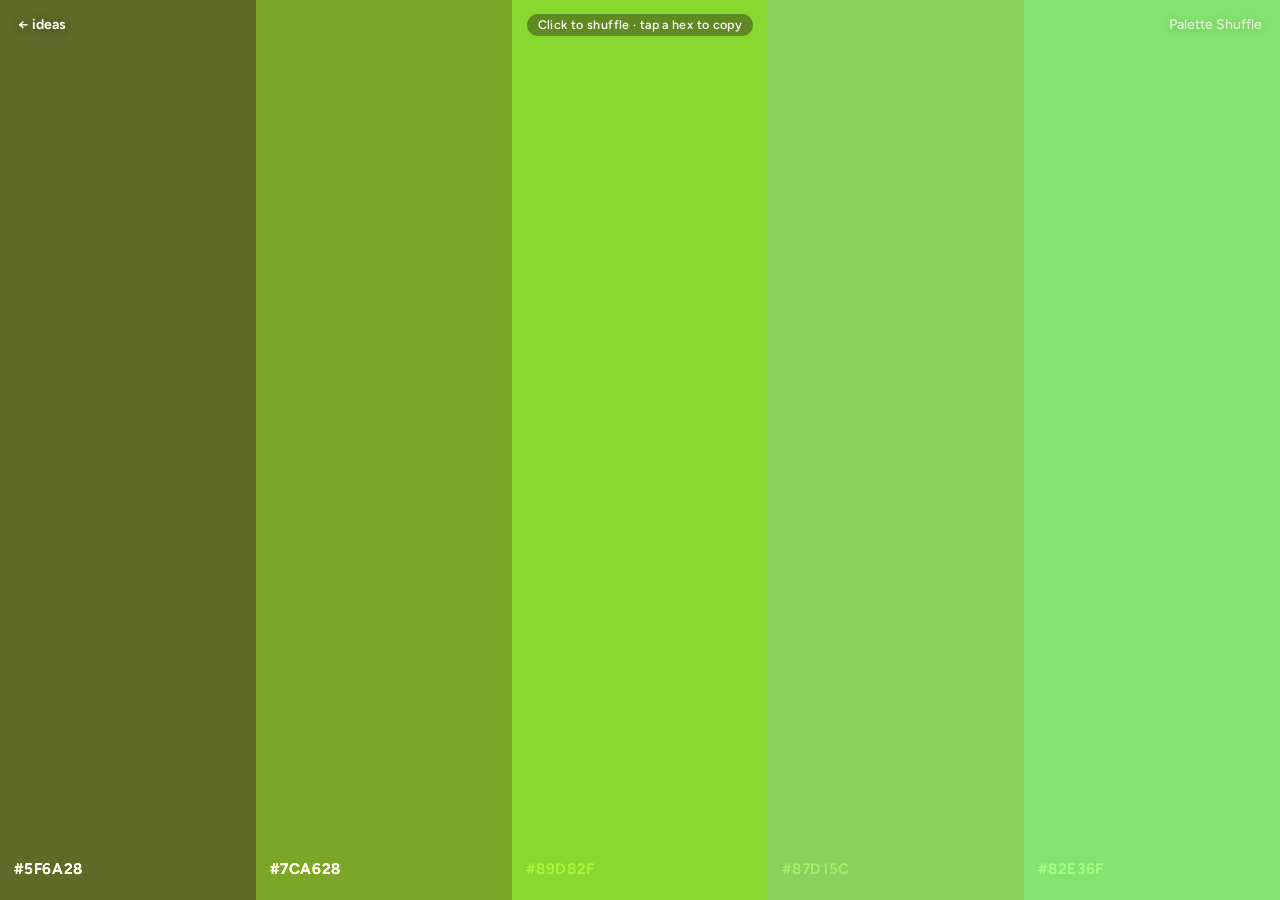
<file: ideas/palette-shuffle/index.html>
<!DOCTYPE html>
<html lang="en">
  <head>
    <meta charset="utf-8" />
    <meta name="viewport" content="width=device-width, initial-scale=1" />
    <meta name="theme-color" content="#241c14" />
    <title>Palette Shuffle · ideas</title>
    <meta name="description" content="Five related colors, new every click." />
    <link rel="preconnect" href="https://fonts.googleapis.com" />
    <link rel="preconnect" href="https://fonts.gstatic.com" crossorigin />
    <link
      href="https://fonts.googleapis.com/css2?family=Figtree:wght@500;650&family=Fraunces:opsz,wght@9..144,560&display=swap"
      rel="stylesheet"
    />
    <link rel="stylesheet" href="../../css/idea.css" />
    <style>
      html,
      body {
        margin: 0;
        height: 100%;
        background: #1a1511;
        color: #fffaf3;
        font-family: var(--sans);
      }

      .idea-bar {
        display: grid;
        grid-template-columns: minmax(0, 1fr) auto minmax(0, 1fr);
        align-items: center;
        color: #fffaf3;
        text-shadow: 0 1px 10px rgba(0, 0, 0, 0.35);
      }

      .idea-bar a {
        justify-self: start;
      }

      .idea-bar .toy-name {
        justify-self: end;
      }

      .idea-bar .hint {
        justify-self: center;
        margin: 0;
        padding: 0.22rem 0.65rem;
        border-radius: 999px;
        background: rgba(36, 28, 20, 0.42);
        font-size: 0.78rem;
        letter-spacing: 0.03em;
        text-transform: none;
        font-weight: 550;
        position: static;
        left: auto;
        bottom: auto;
        pointer-events: none;
        text-shadow: none;
      }

      .board {
        display: flex;
        min-height: 100%;
        cursor: pointer;
      }

      .swatch {
        flex: 1;
        display: flex;
        flex-direction: column;
        justify-content: flex-end;
        padding: 1.15rem 0.85rem 1.35rem;
        min-width: 0;
        transition: background-color 420ms ease;
      }

      .hex {
        appearance: none;
        border: 0;
        background: transparent;
        color: inherit;
        padding: 0;
        margin: 0;
        font: inherit;
        font-size: clamp(0.78rem, 1.8vw, 0.95rem);
        font-weight: 650;
        letter-spacing: 0.04em;
        text-align: left;
        cursor: pointer;
        mix-blend-mode: plus-lighter;
        filter: drop-shadow(0 1px 8px rgba(0, 0, 0, 0.28));
      }

      .hex:hover {
        text-decoration: underline;
        text-underline-offset: 0.16em;
      }

      .hint-mobile {
        display: none;
      }

      .toast {
        position: fixed;
        right: 1.1rem;
        bottom: 1.1rem;
        padding: 0.4rem 0.7rem;
        border-radius: 999px;
        background: rgba(36, 28, 20, 0.72);
        color: #fffaf3;
        font-size: 0.8rem;
        font-weight: 650;
        letter-spacing: 0.04em;
        opacity: 0;
        transform: translateY(6px);
        transition: opacity 180ms ease, transform 180ms ease;
      }

      .toast.show {
        opacity: 1;
        transform: none;
      }

      @media (max-width: 700px) {
        .board {
          flex-direction: column;
        }

        .swatch {
          justify-content: center;
          padding: 0.85rem 1.1rem;
        }

        .idea-bar {
          grid-template-columns: 1fr 1fr;
        }

        .idea-bar .hint {
          display: none;
        }

        .hint-mobile {
          display: block;
          position: fixed;
          left: 50%;
          bottom: 0.85rem;
          margin: 0;
          transform: translateX(-50%);
          padding: 0.32rem 0.7rem;
          border-radius: 999px;
          background: rgba(36, 28, 20, 0.45);
          font-size: 0.75rem;
          letter-spacing: 0.03em;
          pointer-events: none;
        }
      }
    </style>
  </head>
  <body>
    <nav class="idea-bar">
      <a href="../../">← ideas</a>
      <p class="hint">Click to shuffle · tap a hex to copy</p>
      <span class="toy-name">Palette Shuffle</span>
    </nav>

    <div class="board" id="board" role="button" tabindex="0" aria-label="Shuffle palette">
      <div class="swatch"><button class="hex" type="button">#000000</button></div>
      <div class="swatch"><button class="hex" type="button">#000000</button></div>
      <div class="swatch"><button class="hex" type="button">#000000</button></div>
      <div class="swatch"><button class="hex" type="button">#000000</button></div>
      <div class="swatch"><button class="hex" type="button">#000000</button></div>
    </div>
    <p class="hint-mobile">Click to shuffle · tap a hex to copy</p>
    <div class="toast" id="toast" role="status" aria-live="polite">Copied</div>

    <script>
      const board = document.getElementById("board");
      const swatches = Array.from(document.querySelectorAll(".swatch"));
      const toast = document.getElementById("toast");
      let toastTimer = 0;

      function hslToHex(h, s, l) {
        const sat = s / 100;
        const light = l / 100;
        const a = sat * Math.min(light, 1 - light);
        const f = function (n) {
          const k = (n + h / 30) % 12;
          const color = light - a * Math.max(Math.min(k - 3, 9 - k, 1), -1);
          return Math.round(255 * color)
            .toString(16)
            .padStart(2, "0");
        };
        return ("#" + f(0) + f(8) + f(4)).toUpperCase();
      }

      function makePalette() {
        const base = Math.random() * 360;
        const mode = Math.floor(Math.random() * 3);
        const offsets =
          mode === 0
            ? [-18, -8, 0, 10, 22]
            : mode === 1
              ? [0, 16, 34, 178, 196]
              : [0, 28, 48, 210, 330];

        return offsets.map(function (offset, i) {
          const h = (base + offset + 360) % 360;
          const s = 42 + ((i * 11) % 28) + Math.random() * 10;
          const l = 28 + i * 9 + Math.random() * 6;
          return { h, s, l, hex: hslToHex(h, s, l) };
        });
      }

      function paint() {
        const palette = makePalette();
        swatches.forEach(function (swatch, i) {
          const color = palette[i];
          swatch.style.backgroundColor = color.hex;
          const button = swatch.querySelector(".hex");
          button.textContent = color.hex;
          button.dataset.hex = color.hex;
          const dark = color.l < 48;
          button.style.color = dark ? "#fffaf3" : "#241c14";
        });
      }

      function showToast(message) {
        toast.textContent = message;
        toast.classList.add("show");
        window.clearTimeout(toastTimer);
        toastTimer = window.setTimeout(function () {
          toast.classList.remove("show");
        }, 1200);
      }

      async function copyHex(hex) {
        try {
          await navigator.clipboard.writeText(hex);
          showToast("Copied " + hex);
        } catch (err) {
          showToast(hex);
        }
      }

      board.addEventListener("click", function (event) {
        const hexButton = event.target.closest(".hex");
        if (hexButton) {
          event.stopPropagation();
          copyHex(hexButton.dataset.hex);
          return;
        }
        paint();
      });

      board.addEventListener("keydown", function (event) {
        if (event.key === "Enter" || event.key === " ") {
          event.preventDefault();
          paint();
        }
      });

      document.addEventListener("keydown", function (event) {
        if (event.key === " " && event.target === document.body) {
          event.preventDefault();
          paint();
        }
      });

      paint();
    </script>
  </body>
</html>
</file>
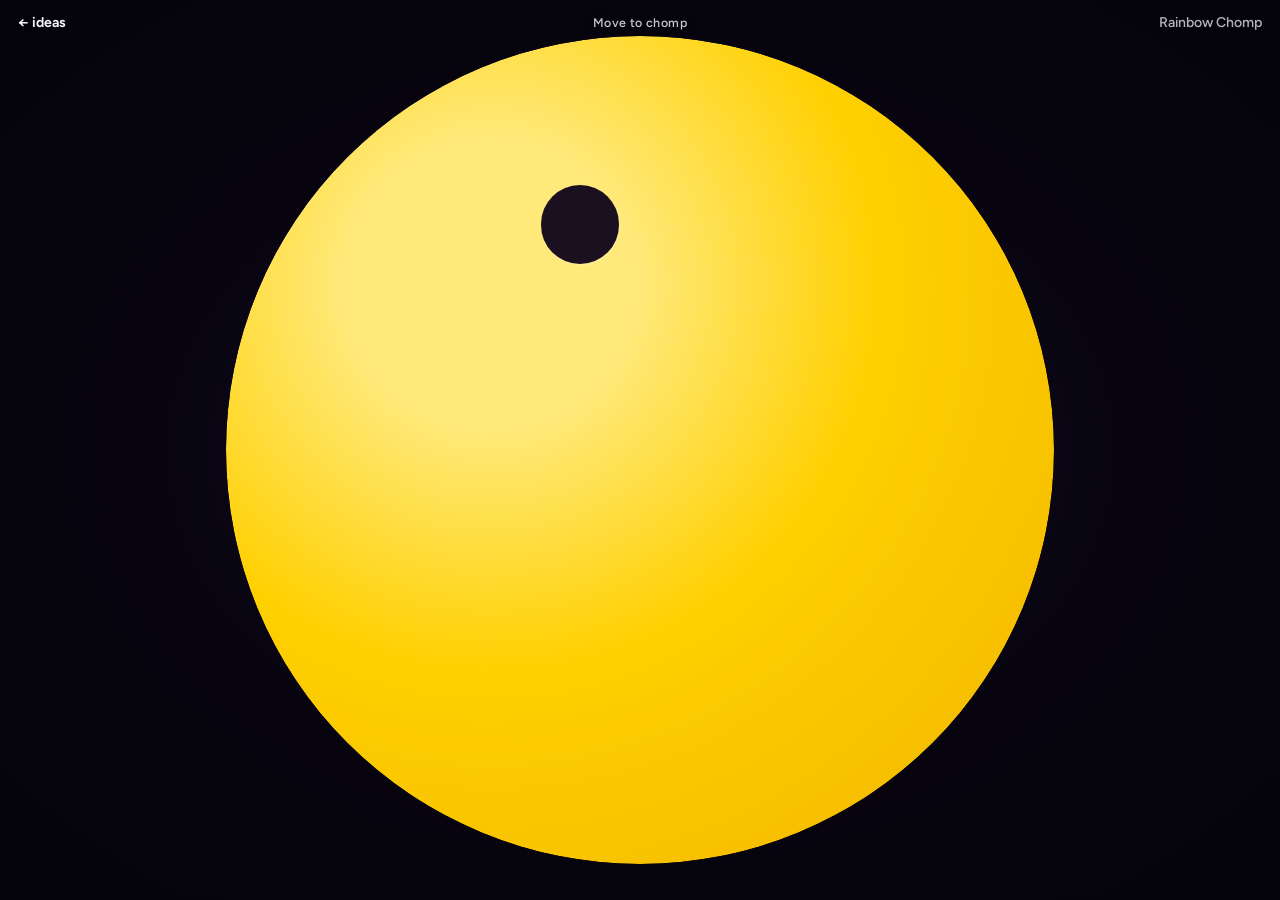
<file: ideas/rainbow-chomp/index.html>
<!DOCTYPE html>
<html lang="en">
  <head>
    <meta charset="utf-8" />
    <meta
      name="viewport"
      content="width=device-width, initial-scale=1, maximum-scale=1, user-scalable=no, viewport-fit=cover"
    />
    <meta name="theme-color" content="#07040f" />
    <title>Rainbow Chomp · ideas</title>
    <meta
      name="description"
      content="A Pac-Man mouth that follows your pointer and sprays a rushing rainbow when it moves."
    />
    <link rel="preconnect" href="https://fonts.googleapis.com" />
    <link rel="preconnect" href="https://fonts.gstatic.com" crossorigin />
    <link
      href="https://fonts.googleapis.com/css2?family=Figtree:wght@500;650&family=Fraunces:opsz,wght@9..144,560&display=swap"
      rel="stylesheet"
    />
    <link rel="stylesheet" href="../../css/idea.css" />
    <style>
      :root {
        --open: 0;
        --chomp-size: 92vmin;
        --ink: #f4f7ff;
      }

      html,
      body {
        margin: 0;
        width: 100%;
        height: 100%;
        height: 100dvh;
        overflow: hidden;
        overscroll-behavior: none;
        touch-action: none;
        user-select: none;
        -webkit-user-select: none;
        -webkit-touch-callout: none;
        -webkit-tap-highlight-color: transparent;
        -webkit-text-size-adjust: 100%;
        background: radial-gradient(ellipse at center, #1a1030 0%, #07040f 55%, #05030a 100%);
        color: var(--ink);
        font-family: var(--sans);
      }

      .idea-bar {
        display: grid;
        grid-template-columns: minmax(0, 1fr) auto minmax(0, 1fr);
        align-items: center;
        color: var(--ink);
        text-shadow: 0 1px 10px rgba(0, 0, 0, 0.45);
        padding-top: calc(0.85rem + env(safe-area-inset-top, 0px));
        padding-left: calc(1.1rem + env(safe-area-inset-left, 0px));
        padding-right: calc(1.1rem + env(safe-area-inset-right, 0px));
        padding-bottom: 0.85rem;
      }

      .idea-bar a {
        justify-self: start;
      }

      .idea-bar .toy-name {
        justify-self: end;
      }

      .idea-bar .hint {
        justify-self: center;
        margin: 0;
        font-size: 0.78rem;
        font-weight: 550;
        letter-spacing: 0.03em;
        opacity: 0.8;
        pointer-events: none;
      }

      .stage {
        position: fixed;
        inset: 0;
        padding: env(safe-area-inset-top, 0px) env(safe-area-inset-right, 0px)
          env(safe-area-inset-bottom, 0px) env(safe-area-inset-left, 0px);
        touch-action: none;
      }

      .chomp {
        position: fixed;
        top: 0;
        left: 0;
        width: var(--chomp-size);
        height: var(--chomp-size);
        pointer-events: none;
        will-change: transform;
        z-index: 1;
      }

      .spray {
        position: absolute;
        left: 50%;
        top: 50%;
        width: 85vmax;
        height: 120%;
        transform-origin: 0 50%;
        z-index: 0;
        pointer-events: none;
        clip-path: polygon(0 50%, 100% 0, 100% 100%);
        will-change: transform, opacity;
      }

      .spray-glow {
        position: absolute;
        inset: 0;
        background: linear-gradient(
          90deg,
          rgba(255, 255, 255, 0.85) 0%,
          rgba(255, 214, 10, 0.45) 12%,
          transparent 55%
        );
        opacity: 0.85;
        mix-blend-mode: screen;
      }

      .stream {
        position: absolute;
        inset: 0;
        overflow: hidden;
      }

      .bands {
        width: 200%;
        height: 100%;
        background-image: repeating-linear-gradient(
          90deg,
          #ff2d55 0 36px,
          #ff7a00 36px 72px,
          #ffd60a 72px 108px,
          #34c759 108px 144px,
          #0a84ff 144px 180px,
          #5e5ce6 180px 216px,
          #bf5af2 216px 252px
        );
        animation: stream 0.48s linear infinite;
        will-change: transform;
      }

      @keyframes stream {
        to {
          transform: translateX(-252px);
        }
      }

      .face {
        position: absolute;
        inset: 0;
        z-index: 1;
      }

      .head {
        position: absolute;
        inset: 0;
        border-radius: 50%;
        background: radial-gradient(circle at 32% 30%, #ffe97a 0 18%, #ffd000 48%, #f0b400 100%);
        --wedge: calc(var(--open) * 96deg);
        --from: calc(90deg - var(--open) * 48deg);
        -webkit-mask-image: conic-gradient(
          from var(--from),
          transparent 0,
          transparent var(--wedge),
          #000 var(--wedge),
          #000 360deg
        );
        mask-image: conic-gradient(
          from var(--from),
          transparent 0,
          transparent var(--wedge),
          #000 var(--wedge),
          #000 360deg
        );
      }

      .eye {
        position: absolute;
        z-index: 3;
        width: 9.5%;
        height: 9.5%;
        left: 38%;
        top: 18%;
        border-radius: 50%;
        background: #1a1020;
        box-shadow: 1px 2px 0 rgba(255, 255, 255, 0.18);
      }

      @media (prefers-reduced-motion: reduce) {
        .bands {
          animation: none !important;
        }
      }
    </style>
  </head>
  <body>
    <nav class="idea-bar">
      <a href="../../">← ideas</a>
      <p class="hint">Move to chomp</p>
      <span class="toy-name">Rainbow Chomp</span>
    </nav>

    <div class="stage" id="stage" aria-label="Rainbow Chomp">
      <div class="chomp" id="chomp">
        <div class="spray" id="spray" aria-hidden="true">
          <div class="spray-glow"></div>
          <div class="stream">
            <div class="bands"></div>
          </div>
        </div>
        <div class="face">
          <div class="head" id="head"></div>
          <div class="eye"></div>
        </div>
      </div>
    </div>

    <script src="https://cdn.jsdelivr.net/npm/gsap@3/dist/gsap.min.js"></script>
    <script>
      (function () {
        const root = document.documentElement;
        const chomp = document.getElementById("chomp");
        const spray = document.getElementById("spray");
        const reduce = window.matchMedia("(prefers-reduced-motion: reduce)").matches;
        const followDur = reduce ? 0.05 : 0.28;
        const openDur = reduce ? 0.05 : 0.16;
        const rotDur = reduce ? 0.05 : 0.32;
        const IDLE = 180;
        const midX = window.innerWidth / 2;
        const midY = window.innerHeight / 2;

        gsap.set(chomp, {
          xPercent: -50,
          yPercent: -50,
          x: midX,
          y: midY,
          rotation: 0,
        });
        gsap.set(spray, {
          opacity: 0,
          scaleX: 0.15,
          scaleY: 0,
          yPercent: -50,
          transformOrigin: "0% 50%",
        });
        root.style.setProperty("--open", "0");

        const xTo = gsap.quickTo(chomp, "x", { duration: followDur, ease: "power3.out" });
        const yTo = gsap.quickTo(chomp, "y", { duration: followDur, ease: "power3.out" });
        const rotTo = gsap.quickTo(chomp, "rotation", { duration: rotDur, ease: "power2.out" });
        const sprayOp = gsap.quickTo(spray, "opacity", { duration: openDur, ease: "power2.out" });
        const sprayX = gsap.quickTo(spray, "scaleX", { duration: openDur, ease: "power2.out" });
        const sprayY = gsap.quickTo(spray, "scaleY", { duration: openDur, ease: "power2.out" });
        const openTo = gsap.quickTo(root, "--open", { duration: openDur, ease: "power2.out" });

        let lastX = midX;
        let lastY = midY;
        let rot = 0;
        let idle = 0;
        let opened = false;

        function setOpen(open) {
          if (open === opened) {
            if (open) {
              sprayOp(1);
              sprayX(1);
              sprayY(1);
              openTo(1);
            }
            return;
          }
          opened = open;
          const t = open ? 1 : 0;
          sprayOp(t);
          sprayX(open ? 1 : 0.15);
          sprayY(t);
          openTo(t);
        }

        function shortest(current, target) {
          const diff = ((((target - current) % 360) + 540) % 360) - 180;
          return current + diff;
        }

        function move(event) {
          const x = event.clientX;
          const y = event.clientY;
          const dx = x - lastX;
          const dy = y - lastY;
          xTo(x);
          yTo(y);
          if (dx * dx + dy * dy > 16) {
            rot = shortest(rot, (Math.atan2(dy, dx) * 180) / Math.PI);
            rotTo(rot);
          }
          lastX = x;
          lastY = y;
          setOpen(true);
          window.clearTimeout(idle);
          idle = window.setTimeout(function () {
            setOpen(false);
          }, IDLE);
        }

        document.addEventListener("pointerdown", move);
        document.addEventListener("pointermove", move);
      })();
    </script>
  </body>
</html>
</file>
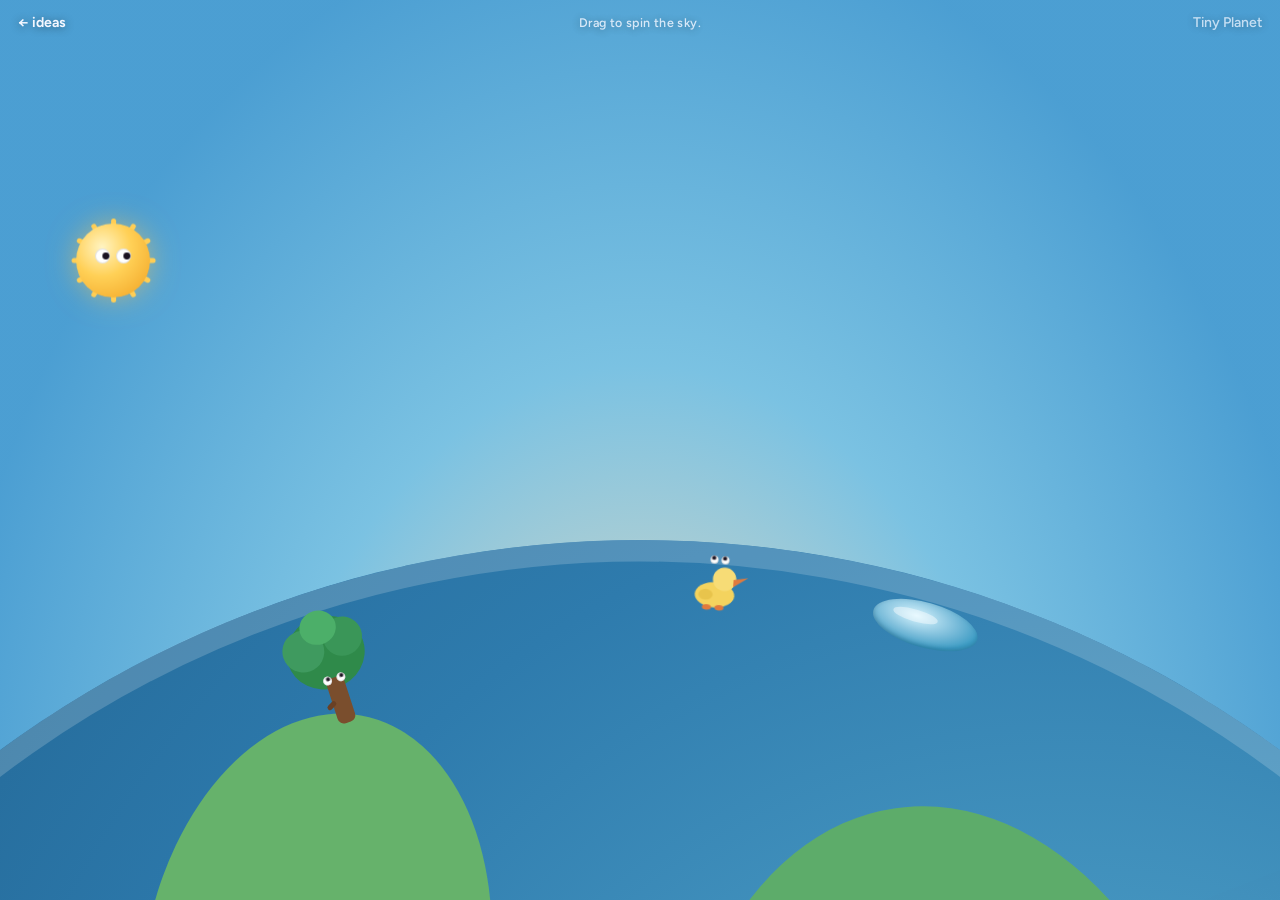
<file: ideas/tiny-planet/index.html>
<!DOCTYPE html>
<html lang="en">
  <head>
    <meta charset="utf-8" />
    <meta
      name="viewport"
      content="width=device-width, initial-scale=1, maximum-scale=1, user-scalable=no, viewport-fit=cover"
    />
    <meta name="theme-color" content="#081028" />
    <title>Tiny Planet · ideas</title>
    <meta
      name="description"
      content="A little Earth at the bottom of the sky, turning from day to night. Drag to spin the sky."
    />
    <link rel="preconnect" href="https://fonts.googleapis.com" />
    <link rel="preconnect" href="https://fonts.gstatic.com" crossorigin />
    <link
      href="https://fonts.googleapis.com/css2?family=Figtree:wght@500;650&family=Fraunces:opsz,wght@9..144,560&display=swap"
      rel="stylesheet"
    />
    <link rel="stylesheet" href="../../css/idea.css" />
    <style>
      :root {
        --day: 1;
        --horizon: 60vh;
        --planet-size: 240vh;
        --planet-center-y: calc(var(--horizon) + var(--planet-size) / 2);
        --orbit-r: calc(var(--planet-center-y) - 18vh);
        --ink: #f4f7ff;
      }

      @media (orientation: portrait) {
        :root {
          --horizon: 58dvh;
          --planet-size: 120dvh;
          --planet-center-y: calc(var(--horizon) + var(--planet-size) / 2);
          --orbit-r: calc(var(--planet-center-y) - 22dvh);
        }
      }

      html,
      body {
        margin: 0;
        width: 100%;
        height: 100%;
        height: 100dvh;
        overflow: hidden;
        overscroll-behavior: none;
        touch-action: none;
        user-select: none;
        -webkit-user-select: none;
        -webkit-touch-callout: none;
        -webkit-tap-highlight-color: transparent;
        -webkit-text-size-adjust: 100%;
        background: #07051a;
        color: var(--ink);
        font-family: var(--sans);
      }

      .idea-bar {
        display: grid;
        grid-template-columns: minmax(0, 1fr) auto minmax(0, 1fr);
        align-items: center;
        color: var(--ink);
        text-shadow: 0 1px 10px rgba(0, 0, 0, 0.45);
        padding-top: calc(0.85rem + env(safe-area-inset-top, 0px));
        padding-left: calc(1.1rem + env(safe-area-inset-left, 0px));
        padding-right: calc(1.1rem + env(safe-area-inset-right, 0px));
        padding-bottom: 0.85rem;
        z-index: 10;
      }

      .idea-bar a {
        justify-self: start;
      }

      .idea-bar .toy-name {
        justify-self: end;
      }

      .idea-bar .hint {
        justify-self: center;
        margin: 0;
        font-size: 0.78rem;
        font-weight: 550;
        letter-spacing: 0.03em;
        opacity: 0.82;
        pointer-events: none;
      }

      .stage {
        position: fixed;
        inset: 0;
        touch-action: none;
        cursor: grab;
        overflow: hidden;
      }

      .stage.is-dragging {
        cursor: grabbing;
      }

      .sky,
      .sky-day,
      .sky-night {
        position: absolute;
        inset: 0;
        pointer-events: none;
      }

      .sky-night {
        background: radial-gradient(ellipse at 50% 100%, #3a1c4a 0%, #1a1640 38%, #07051a 78%);
        z-index: 0;
      }

      .sky-day {
        background: radial-gradient(ellipse at 50% 100%, #ffe7c2 0%, #7ec8e8 42%, #4ea4d9 78%);
        opacity: var(--day);
        z-index: 1;
      }

      #sky-group {
        position: absolute;
        inset: 0;
        z-index: 2;
        pointer-events: none;
        transform-origin: 50% var(--planet-center-y);
        will-change: transform;
      }

      #starfield {
        position: absolute;
        z-index: 2;
        pointer-events: none;
        opacity: calc(0.12 + (1 - var(--day)) * 0.88);
      }

      .giant-star-seat {
        position: absolute;
        left: 50%;
        top: var(--planet-center-y);
        width: 0;
        height: 0;
        z-index: 3;
        pointer-events: none;
      }

      .giant-star {
        position: absolute;
        left: 0;
        top: 0;
        width: min(22vmin, 160px);
        height: min(22vmin, 160px);
        margin: calc(min(22vmin, 160px) / -2) 0 0 calc(min(22vmin, 160px) / -2);
        opacity: calc(0.22 + (1 - var(--day)) * 0.78);
        transform: rotate(-50deg) translateY(calc(-0.75 * var(--orbit-r))) rotate(50deg);
        pointer-events: none;
      }

      .giant-star-inner {
        width: 100%;
        height: 100%;
        will-change: transform, opacity;
        animation: twinkle 3.6s ease-in-out infinite;
      }

      .giant-star svg {
        width: 100%;
        height: 100%;
        display: block;
        overflow: visible;
      }

      @keyframes twinkle {
        0%,
        100% {
          transform: scale(1) rotate(0deg);
        }
        50% {
          transform: scale(1.07) rotate(6deg);
        }
      }


      .planet-anchor {
        position: absolute;
        left: 50%;
        top: var(--horizon);
        width: var(--planet-size);
        height: var(--planet-size);
        transform: translateX(-50%);
        z-index: 4;
        pointer-events: none;
      }

      .orbit {
        position: absolute;
        left: 50%;
        top: var(--planet-center-y);
        width: 0;
        height: 0;
        z-index: 3;
        transform: rotate(-28.8deg);
        pointer-events: none;
      }

      .sun-pos,
      .moon-pos {
        position: absolute;
        left: 0;
        top: 0;
        width: 0;
        height: 0;
      }

      .sun-pos {
        transform: translateY(calc(-1 * var(--orbit-r)));
      }

      .moon-pos {
        transform: translateY(var(--orbit-r));
      }

      .celestial {
        position: absolute;
        left: 0;
        top: 0;
        width: 86px;
        height: 86px;
        margin: -43px 0 0 -43px;
        will-change: transform;
      }

      .sun .rays {
        position: absolute;
        inset: -28px;
        animation: ray-spin 28s linear infinite;
        will-change: transform;
      }

      .sun .ray {
        position: absolute;
        left: 50%;
        top: 50%;
        width: 5px;
        height: 20px;
        margin: 0 0 0 -2.5px;
        border-radius: 3px;
        background: #ffd056;
        transform-origin: 50% 0;
      }

      @keyframes ray-spin {
        to {
          transform: rotate(360deg);
        }
      }

      .sun .disc {
        position: absolute;
        inset: 6px;
        border-radius: 50%;
        background: radial-gradient(circle at 35% 32%, #fff4c2, #ffd056 42%, #f0a020 100%);
        box-shadow: 0 0 28px rgba(255, 200, 80, 0.55);
      }

      .moon .disc {
        position: absolute;
        inset: 10px;
        border-radius: 50%;
        background: radial-gradient(circle at 35% 32%, #fff, #e8e4d8 48%, #c9c3b2 100%);
        box-shadow: 0 0 18px rgba(200, 210, 255, 0.28);
      }

      .crater {
        position: absolute;
        border-radius: 50%;
        background: rgba(160, 154, 138, 0.45);
      }

      .crater.a {
        width: 16px;
        height: 14px;
        left: 16px;
        top: 22px;
      }

      .crater.b {
        width: 9px;
        height: 9px;
        right: 18px;
        top: 16px;
      }

      .crater.c {
        width: 11px;
        height: 10px;
        right: 20px;
        bottom: 18px;
      }

      .atmosphere {
        position: absolute;
        inset: -2.5vh;
        border-radius: 50%;
        background: radial-gradient(
          circle,
          transparent calc(50% - 2.6vh),
          color-mix(in srgb, #b9e7ff 70%, #3a5a9a) 50%,
          transparent calc(50% + 0.4vh)
        );
        opacity: calc(0.45 + var(--day) * 0.55);
        z-index: 4;
        pointer-events: none;
      }

      .planet-fill {
        position: absolute;
        inset: 0;
        border-radius: 50%;
        background: #2f7daf;
        z-index: 0;
      }

      .world {
        position: absolute;
        inset: 0;
        z-index: 5;
      }

      .globe {
        position: absolute;
        inset: 0;
        width: 100%;
        height: 100%;
        display: block;
        overflow: visible;
        border-radius: 50%;
        transform: rotate(100deg);
        transform-origin: 50% 50%;
      }

      .shade {
        position: absolute;
        inset: 0;
        border-radius: 50%;
        background: linear-gradient(
          180deg,
          transparent 28%,
          rgba(8, 10, 40, 0.18) 58%,
          rgba(6, 8, 28, 0.62) 100%
        );
        opacity: calc(0.35 + (1 - var(--day)) * 0.65);
        pointer-events: none;
        will-change: transform;
        z-index: 5;
      }

      .night-veil {
        position: absolute;
        inset: 0;
        border-radius: 50%;
        background: rgba(16, 24, 72, 0.42);
        opacity: calc((1 - var(--day)) * 0.7);
        pointer-events: none;
        z-index: 5;
      }

      .seat {
        position: absolute;
        inset: 0;
        pointer-events: none;
      }

      .seat.pond {
        z-index: 6;
      }

      .seat.tree {
        z-index: 7;
      }

      .seat.duck {
        z-index: 8;
      }

      .art {
        position: absolute;
        left: 50%;
        top: 50%;
        transform: translate(-50%, calc(-0.5 * var(--planet-size)));
        transform-origin: 50% 100%;
      }

      .pond .art {
        width: 12vh;
        height: 5vh;
        transform: translate(-50%, calc(-0.5 * var(--planet-size) + 2.5vh));
      }

      .pond-water {
        width: 100%;
        height: 100%;
        border-radius: 50%;
        background: radial-gradient(
          ellipse at 40% 35%,
          color-mix(in srgb, #d9f6ff calc(var(--day) * 100%), #9bb8d4) 0%,
          color-mix(in srgb, #3da0c8 calc(var(--day) * 100%), #1e3a66) 70%
        );
        box-shadow: inset 0 -2px 4px rgba(0, 30, 60, 0.25);
      }

      .pond-shine {
        position: absolute;
        left: 18%;
        top: 22%;
        width: 42%;
        height: 28%;
        border-radius: 50%;
        background: rgba(255, 255, 255, 0.55);
        opacity: calc(0.25 + var(--day) * 0.55);
      }

      .tree .art {
        width: 12vh;
        height: 16vh;
      }

      @media (orientation: portrait) {
        .tree .art {
          width: 10dvh;
          height: 13dvh;
        }
      }

      .tree-svg,
      .duck-svg,
      .face-svg {
        width: 100%;
        height: 100%;
        display: block;
        overflow: visible;
      }

      .duck .art {
        width: 8vh;
        height: 8vh;
        transform: translate(-50%, calc(-0.5 * var(--planet-size))) scaleX(1);
      }

      .duck .art.is-flipped {
        transform: translate(-50%, calc(-0.5 * var(--planet-size))) scaleX(-1);
      }

      @media (orientation: portrait) {
        .duck .art,
        .duck .art.is-flipped {
          width: 7dvh;
          height: 7dvh;
        }
      }

      .eyes {
        position: absolute;
        display: flex;
        gap: 6px;
        z-index: 3;
      }

      .sun .eyes {
        left: 50%;
        top: 36%;
        transform: translate(-50%, 0);
      }

      .moon .eyes {
        left: 50%;
        top: 34%;
        transform: translate(-50%, 0);
      }

      .eye {
        position: relative;
        width: 14px;
        height: 14px;
        border-radius: 50%;
        background: #fff;
        overflow: hidden;
        box-shadow: inset 0 0 0 1px rgba(20, 16, 30, 0.12);
      }

      .sun .eye,
      .moon .eye {
        width: 15px;
        height: 15px;
      }

      .tree-eyes {
        position: absolute;
        left: 50%;
        top: 60%;
        transform: translate(-50%, 0);
        gap: 5px;
      }

      .tree-eyes .eye {
        width: 9px;
        height: 9px;
      }

      .duck-eyes {
        position: absolute;
        left: 54%;
        top: 18%;
        transform: translate(-50%, 0);
        gap: 3px;
      }

      .duck-eyes .eye {
        width: 8px;
        height: 8px;
      }

      .pupil {
        position: absolute;
        left: 50%;
        top: 50%;
        width: 46%;
        height: 46%;
        margin: -23% 0 0 -23%;
        border-radius: 50%;
        background: #1a1220;
        will-change: transform;
      }

      .lid {
        position: absolute;
        inset: -1px;
        background: #f0d056;
        transform: scaleY(0);
        transform-origin: 50% 0%;
        border-radius: 50%;
        will-change: transform;
        pointer-events: none;
        z-index: 5;
      }

      .lid::after {
        content: "";
        position: absolute;
        left: 18%;
        right: 18%;
        top: 46%;
        height: 2px;
        border-radius: 2px;
        background: rgba(26, 18, 32, 0.55);
      }

      .moon .lid {
        background: #e8e4d8;
      }

      .sun .lid {
        background: #ffd056;
      }

      .tree-eyes .lid {
        background: #7a4e2d;
      }

      .tree-eyes .lid::after,
      .duck-eyes .lid::after {
        height: 1px;
      }

      .duck-eyes .lid {
        background: #f4d35e;
      }

      @media (prefers-reduced-motion: reduce) {
        .giant-star-inner,
        .sun .rays {
          animation: none !important;
        }
      }
    </style>
  </head>
  <body>
    <nav class="idea-bar">
      <a href="../../">← ideas</a>
      <p class="hint">Drag to spin the sky.</p>
      <span class="toy-name">Tiny Planet</span>
    </nav>

    <div class="stage" id="stage" aria-label="Tiny Planet">
      <div class="sky-night"></div>
      <div class="sky-day"></div>
      <div class="sky-group" id="sky-group">
      <canvas id="starfield" aria-hidden="true"></canvas>

      <div class="giant-star-seat">
      <div class="giant-star" id="giant-star" aria-hidden="true">
        <div class="giant-star-inner">
        <svg viewBox="-10 -10 120 120" xmlns="http://www.w3.org/2000/svg">
          <defs>
            <radialGradient id="giantGlow" cx="50%" cy="50%" r="50%">
              <stop offset="0%" stop-color="#fffce8" />
              <stop offset="45%" stop-color="#ffe56a" />
              <stop offset="100%" stop-color="#ffbf3a" />
            </radialGradient>
          </defs>
          <path
            fill="url(#giantGlow)"
            d="M50 0 L61 31 L96 31 L68 52 L78 85 L50 65 L22 85 L32 52 L4 31 L39 31 Z"
          />
          <path
            fill="#fff6b0"
            opacity="0.85"
            transform="rotate(36 50 50)"
            d="M50 18 L56 38 L76 38 L60 50 L66 70 L50 58 L34 70 L40 50 L24 38 L44 38 Z"
          />
        </svg>
        </div>
      </div>
      </div>

        <div class="orbit" id="orbit">
          <div class="sun-pos">
            <div class="celestial sun" id="sun">
              <div class="rays" aria-hidden="true">
                <span class="ray" style="transform: rotate(0deg) translateY(-42px)"></span>
                <span class="ray" style="transform: rotate(30deg) translateY(-42px)"></span>
                <span class="ray" style="transform: rotate(60deg) translateY(-42px)"></span>
                <span class="ray" style="transform: rotate(90deg) translateY(-42px)"></span>
                <span class="ray" style="transform: rotate(120deg) translateY(-42px)"></span>
                <span class="ray" style="transform: rotate(150deg) translateY(-42px)"></span>
                <span class="ray" style="transform: rotate(180deg) translateY(-42px)"></span>
                <span class="ray" style="transform: rotate(210deg) translateY(-42px)"></span>
                <span class="ray" style="transform: rotate(240deg) translateY(-42px)"></span>
                <span class="ray" style="transform: rotate(270deg) translateY(-42px)"></span>
                <span class="ray" style="transform: rotate(300deg) translateY(-42px)"></span>
                <span class="ray" style="transform: rotate(330deg) translateY(-42px)"></span>
              </div>
              <div class="disc"></div>
              <div class="eyes">
                <span class="eye"><span class="pupil"></span><span class="lid"></span></span>
                <span class="eye"><span class="pupil"></span><span class="lid"></span></span>
              </div>
            </div>
          </div>
          <div class="moon-pos">
            <div class="celestial moon" id="moon">
              <div class="disc">
                <span class="crater a"></span>
                <span class="crater b"></span>
                <span class="crater c"></span>
              </div>
              <div class="eyes">
                <span class="eye"><span class="pupil"></span><span class="lid"></span></span>
                <span class="eye"><span class="pupil"></span><span class="lid"></span></span>
              </div>
            </div>
          </div>
        </div>
      </div>

      <div class="planet-anchor" id="anchor">
        <div class="atmosphere" aria-hidden="true"></div>

        <div class="world" id="world">
          <div class="planet-fill" aria-hidden="true"></div>
          <svg class="globe" viewBox="0 0 200 200" xmlns="http://www.w3.org/2000/svg" aria-hidden="true">
            <defs>
              <clipPath id="disk">
                <circle cx="100" cy="100" r="100" />
              </clipPath>
              <radialGradient id="ocean" cx="38%" cy="32%" r="80%">
                <stop offset="0%" stop-color="#5eb3d6" />
                <stop offset="55%" stop-color="#2f7daf" />
                <stop offset="100%" stop-color="#1d5e88" />
              </radialGradient>
            </defs>
            <g clip-path="url(#disk)">
              <circle cx="100" cy="100" r="100" fill="url(#ocean)" />
              <ellipse cx="58" cy="78" rx="38" ry="26" fill="#5faf6b" transform="rotate(-18 58 78)" />
              <ellipse cx="70" cy="86" rx="18" ry="14" fill="#74c07a" transform="rotate(16 70 86)" />
              <ellipse cx="80" cy="36" rx="28" ry="18" fill="#5faf6b" transform="rotate(-8 80 36)" />
              <ellipse cx="148" cy="70" rx="30" ry="22" fill="#6bb56f" transform="rotate(20 148 70)" />
              <ellipse cx="130" cy="128" rx="36" ry="20" fill="#4e9a5c" transform="rotate(-30 130 128)" />
              <ellipse cx="46" cy="140" rx="24" ry="16" fill="#68b56c" />
              <ellipse cx="150" cy="48" rx="14" ry="9" fill="#d9a85c" />
              <circle cx="128" cy="16" r="16" fill="#eef6ff" />
              <circle cx="86" cy="190" r="16" fill="#e8f2ff" opacity="0.9" />
            </g>
            <circle cx="100" cy="100" r="99" fill="none" stroke="rgba(255,255,255,0.18)" stroke-width="2" />
          </svg>
          <div class="shade" id="shade"></div>
          <div class="night-veil"></div>

          <div class="seat pond" style="transform: rotate(16deg)">
            <div class="art">
              <div class="pond-water"></div>
              <div class="pond-shine"></div>
            </div>
          </div>

          <div class="seat tree" style="transform: rotate(-18deg)">
            <div class="art">
              <svg class="tree-svg" viewBox="0 0 80 110" xmlns="http://www.w3.org/2000/svg">
                <ellipse cx="40" cy="48" rx="30" ry="28" fill="#2f8a4a" />
                <ellipse cx="24" cy="42" rx="16" ry="16" fill="#3f9a5f" />
                <ellipse cx="56" cy="40" rx="15" ry="15" fill="#3a9658" />
                <ellipse cx="40" cy="28" rx="14" ry="13" fill="#4caf69" />
                <rect x="33" y="68" width="14" height="36" rx="5" fill="#7a4e2d" />
                <rect x="28" y="86" width="8" height="4" rx="2" fill="#6a4024" transform="rotate(-28 32 88)" />
              </svg>
              <div class="eyes tree-eyes">
                <span class="eye"><span class="pupil"></span><span class="lid"></span></span>
                <span class="eye"><span class="pupil"></span><span class="lid"></span></span>
              </div>
            </div>
          </div>

          <div class="seat duck" id="duck-seat">
            <div class="art">
              <svg class="duck-svg" viewBox="0 0 80 80" xmlns="http://www.w3.org/2000/svg">
                <ellipse cx="40" cy="58" rx="22" ry="14" fill="#f4d35e" />
                <circle cx="50" cy="40" r="13" fill="#f7dc76" />
                <path d="M60 40 L76 37 L60 48 Z" fill="#e07a3d" />
                <ellipse cx="30" cy="58" rx="8" ry="6" fill="#e8c44c" />
                <ellipse cx="32" cy="72" rx="5" ry="3" fill="#e07a3d" />
                <ellipse cx="46" cy="72" rx="5" ry="3" fill="#e07a3d" />
              </svg>
              <div class="eyes duck-eyes">
                <span class="eye"><span class="pupil"></span><span class="lid"></span></span>
                <span class="eye"><span class="pupil"></span><span class="lid"></span></span>
              </div>
            </div>
          </div>
        </div>
      </div>
    </div>

    <script src="https://cdn.jsdelivr.net/npm/gsap@3/dist/gsap.min.js"></script>
    <script>
      (function () {
        const root = document.documentElement;
        const stage = document.getElementById("stage");
        const world = document.getElementById("world");
        const skyGroup = document.getElementById("sky-group");
        const orbit = document.getElementById("orbit");
        const shade = document.getElementById("shade");
        const sun = document.getElementById("sun");
        const moon = document.getElementById("moon");
        const duckSeat = document.getElementById("duck-seat");
        const duckArt = duckSeat.querySelector(".art");
        const canvas = document.getElementById("starfield");
        const ctx = canvas.getContext("2d", { alpha: true });
        const reduce = window.matchMedia("(prefers-reduced-motion: reduce)").matches;
        const lids = Array.prototype.slice.call(document.querySelectorAll(".lid"));
        const pupils = Array.prototype.slice.call(document.querySelectorAll(".pupil"));
        const eyes = Array.prototype.slice.call(document.querySelectorAll(".eye"));

        const TIME_PHASE = 0.42;
        const AUTO_VEL = (Math.PI * 2) / (reduce ? 40 : 26);
        const DUCK_CROSS_S = 9;
        const FRICTION = 0.985;
        const IDLE_MS = 2000;
        const MAX_VEL = 22;

        let angle = 0;
        let vel = AUTO_VEL;
        let duckAng = 0;
        let duckDir = 1;
        let autoplay = true;
        let bracing = false;
        let pointerX = window.innerWidth * 0.5;
        let pointerY = window.innerHeight * 0.28;
        let dragging = false;
        let lastPointerAngle = 0;
        let lastMoveT = 0;
        let velSamples = [];
        let idleTimer = 0;
        let stars = [];
        let showers = [];
        let w = 0;
        let h = 0;
        let cw = 0;
        let ch = 0;
        let dpr = 1;

        function dayValue(t) {
          return 0.5 - 0.5 * Math.cos(t * Math.PI * 2);
        }

        function cycleTime() {
          let t = angle / (Math.PI * 2) + TIME_PHASE;
          t = t % 1;
          if (t < 0) t += 1;
          return t;
        }

        function duckArc() {
          return window.matchMedia("(orientation: portrait)").matches ? 16 : 34;
        }

        function wrapDelta(d) {
          if (d > Math.PI) d -= Math.PI * 2;
          if (d < -Math.PI) d += Math.PI * 2;
          return d;
        }

        function planetCenter() {
          const r = world.getBoundingClientRect();
          return { x: r.left + r.width / 2, y: r.top + r.height / 2 };
        }

        function angleAt(x, y) {
          const c = planetCenter();
          return Math.atan2(y - c.y, x - c.x);
        }

        function resize() {
          w = window.innerWidth;
          h = window.innerHeight;
          const c = planetCenter();
          const radius = Math.hypot(Math.max(c.x, w - c.x), Math.max(c.y, h - c.y)) + 80;
          cw = Math.max(1, Math.round(2 * radius));
          ch = cw;
          dpr = Math.min(2, window.devicePixelRatio || 1);
          if (cw * dpr > 2800) dpr = 2800 / cw;
          canvas.width = Math.max(1, Math.round(cw * dpr));
          canvas.height = Math.max(1, Math.round(ch * dpr));
          canvas.style.width = cw + "px";
          canvas.style.height = ch + "px";
          canvas.style.left = c.x - radius + "px";
          canvas.style.top = c.y - radius + "px";
          ctx.setTransform(dpr, 0, 0, dpr, 0, 0);
          seedStars();
        }

        function seedStars() {
          const count = Math.round(Math.min(180, 80 + (cw * ch) / 40000));
          stars = [];
          for (let i = 0; i < count; i++) {
            stars.push({
              x: Math.random() * cw,
              y: Math.random() * ch,
              r: 0.4 + Math.random() * 1.4,
              p: Math.random() * Math.PI * 2,
              s: 0.6 + Math.random() * 1.8,
            });
          }
          showers = [];
          for (let i = 0; i < 5; i++) spawnShower(true);
        }

        function spawnShower(anywhere) {
          showers.push({
            x: Math.random() * cw,
            y: anywhere ? Math.random() * ch : Math.random() * ch * 0.4,
            vx: 60 + Math.random() * 120,
            vy: 40 + Math.random() * 80,
            len: 18 + Math.random() * 36,
            life: anywhere ? Math.random() : 0,
          });
        }

        function drawStars(dt) {
          ctx.clearRect(0, 0, cw, ch);
          const night = 1 - dayValue(cycleTime());
          if (night < 0.04 && !reduce) return;
          ctx.fillStyle = "#fff8dc";
          for (let i = 0; i < stars.length; i++) {
            const s = stars[i];
            const tw = 0.45 + 0.55 * Math.abs(Math.sin(s.p + performance.now() * 0.001 * s.s));
            ctx.globalAlpha = tw * (0.2 + night * 0.8);
            ctx.beginPath();
            ctx.arc(s.x, s.y, s.r, 0, Math.PI * 2);
            ctx.fill();
          }
          ctx.globalAlpha = 1;
          if (reduce) return;
          if (showers.length < 8 && Math.random() < dt * (0.4 + night * 1.6)) spawnShower(false);
          for (let i = showers.length - 1; i >= 0; i--) {
            const m = showers[i];
            m.x += m.vx * dt;
            m.y += m.vy * dt;
            m.life += dt;
            const fade = m.y > ch + 40 || m.x > cw + 40 || m.y < -40 || m.x < -40 ? 0 : 1;
            ctx.strokeStyle = "rgba(255, 244, 210, " + (0.25 + night * 0.7) + ")";
            ctx.lineWidth = 1.4;
            ctx.beginPath();
            ctx.moveTo(m.x, m.y);
            ctx.lineTo(m.x - (m.vx / (m.vy || 1)) * m.len, m.y - m.len);
            ctx.stroke();
            if (fade === 0 || m.life > 3.2) showers.splice(i, 1);
          }
        }

        function applyCycle() {
          const time = cycleTime();
          const day = dayValue(time);
          root.style.setProperty("--day", day.toFixed(4));
          const rot = (time - 0.5) * 360;
          sun.style.transform = "rotate(" + -rot + "deg)";
          moon.style.transform = "rotate(" + -rot + "deg)";
          shade.style.transform = "rotate(" + rot + "deg)";
        }

        function applySpin() {
          skyGroup.style.transform = "rotate(" + angle + "rad)";
          duckSeat.style.transform = "rotate(" + duckAng + "deg)";
          if (duckArt) duckArt.classList.toggle("is-flipped", duckDir < 0);
        }

        function look() {
          if (bracing) return;
          for (let i = 0; i < eyes.length; i++) {
            const eye = eyes[i];
            const pupil = pupils[i];
            const r = eye.getBoundingClientRect();
            if (!r.width) continue;
            const cx = r.left + r.width / 2;
            const cy = r.top + r.height / 2;
            const dx = pointerX - cx;
            const dy = pointerY - cy;
            const max = r.width * 0.22;
            const d = Math.hypot(dx, dy) || 1;
            const k = Math.min(max, d) / d;
            pupil.style.transform = "translate(" + dx * k + "px," + dy * k + "px)";
          }
        }

        function setBracing(on) {
          if (on === bracing) return;
          bracing = on;
          gsap.to(lids, {
            scaleY: on ? 1 : 0,
            duration: reduce ? 0.05 : 0.14,
            ease: "power2.out",
            overwrite: true,
          });
          if (!on) look();
        }

        function bumpInteract() {
          autoplay = false;
          setBracing(true);
          window.clearTimeout(idleTimer);
          idleTimer = window.setTimeout(resumeAutoplay, IDLE_MS);
        }

        function resumeAutoplay() {
          autoplay = true;
          setBracing(false);
        }

        function onPointerDown(event) {
          if (event.target.closest && event.target.closest("a")) return;
          if (event.pointerType === "mouse" && event.button !== 0) return;
          dragging = true;
          stage.classList.add("is-dragging");
          pointerX = event.clientX;
          pointerY = event.clientY;
          lastPointerAngle = angleAt(event.clientX, event.clientY);
          lastMoveT = event.timeStamp || performance.now();
          velSamples = [];
          bumpInteract();
          if (stage.setPointerCapture) {
            try {
              stage.setPointerCapture(event.pointerId);
            } catch (err) {}
          }
        }

        function onPointerMove(event) {
          pointerX = event.clientX;
          pointerY = event.clientY;
          if (!dragging) {
            look();
            return;
          }
          const now = event.timeStamp || performance.now();
          const a = angleAt(event.clientX, event.clientY);
          const da = wrapDelta(a - lastPointerAngle);
          const dt = Math.max(0.001, (now - lastMoveT) / 1000);
          angle += da;
          vel = da / dt;
          velSamples.push(vel);
          if (velSamples.length > 6) velSamples.shift();
          lastPointerAngle = a;
          lastMoveT = now;
          bumpInteract();
          applyCycle();
          applySpin();
        }

        function onPointerUp(event) {
          if (!dragging) return;
          dragging = false;
          stage.classList.remove("is-dragging");
          if (velSamples.length) {
            let sum = 0;
            for (let i = 0; i < velSamples.length; i++) sum += velSamples[i];
            vel = sum / velSamples.length;
          }
          vel = Math.max(-MAX_VEL, Math.min(MAX_VEL, vel));
          bumpInteract();
        }

        function onWheel(event) {
          event.preventDefault();
          const delta = event.deltaY + event.deltaX;
          const impulse = delta * 0.012;
          vel = Math.max(-MAX_VEL, Math.min(MAX_VEL, vel + impulse));
          angle += impulse * 0.08;
          bumpInteract();
          applyCycle();
          applySpin();
        }

        function tick(gsapTime, deltaMS) {
          const dt = Math.min(0.05, (deltaMS || 16.67) / 1000);
          if (autoplay) {
            vel += (AUTO_VEL - vel) * Math.min(1, 2.4 * dt);
          } else if (!dragging) {
            vel *= Math.pow(FRICTION, dt * 60);
          }
          if (!dragging) angle += vel * dt;
          const arc = duckArc();
          duckAng += duckDir * ((arc * 2) / DUCK_CROSS_S) * dt;
          if (duckAng > arc) {
            duckAng = arc;
            duckDir = -1;
          } else if (duckAng < -arc) {
            duckAng = -arc;
            duckDir = 1;
          }
          applyCycle();
          applySpin();
          look();
          drawStars(dt);
        }

        window.addEventListener("resize", resize);
        stage.addEventListener("pointerdown", onPointerDown);
        stage.addEventListener("pointermove", onPointerMove);
        stage.addEventListener("pointerup", onPointerUp);
        stage.addEventListener("pointercancel", onPointerUp);
        stage.addEventListener("lostpointercapture", onPointerUp);
        document.addEventListener("pointermove", function (event) {
          if (dragging) return;
          pointerX = event.clientX;
          pointerY = event.clientY;
          look();
        });
        stage.addEventListener("wheel", onWheel, { passive: false });

        resize();
        gsap.set(lids, { scaleY: 0, transformOrigin: "50% 0%" });
        applyCycle();
        applySpin();
        gsap.ticker.add(tick);

        window.__tinyPlanet = {
          setTime: function (t) {
            t = ((t % 1) + 1) % 1;
            angle = (t - TIME_PHASE) * Math.PI * 2;
            applyCycle();
            applySpin();
          },
          getTime: function () {
            return cycleTime();
          },
          getDay: function () {
            return dayValue(cycleTime());
          },
          getAngle: function () {
            return angle;
          },
          getDuckAngle: function () {
            return duckAng;
          },
          getVel: function () {
            return vel;
          },
          isBracing: function () {
            return bracing;
          },
          isAutoplay: function () {
            return autoplay;
          },
          isDragging: function () {
            return dragging;
          },
        };
      })();
    </script>
  </body>
</html>
</file>
<file: css/site.css>
:root {
  --bg: #f3eadf;
  --bg-deep: #ebe1d3;
  --ink: #241c14;
  --muted: #6d6256;
  --faint: #9a8d7e;
  --line: #d9ccb8;
  --accent: #c24d2c;
  --accent-deep: #9a3518;
  --sage: #3f5c47;
  --card: #fffaf3;
  --shadow: 0 18px 40px -28px rgba(36, 28, 20, 0.45);
  --serif: "Fraunces", "Iowan Old Style", "Palatino Linotype", Palatino, serif;
  --sans: "Figtree", "Segoe UI", system-ui, sans-serif;
  --measure: 42rem;
}

*,
*::before,
*::after {
  box-sizing: border-box;
}

html {
  background: var(--bg);
}

body {
  margin: 0;
  min-height: 100vh;
  color: var(--ink);
  background:
    radial-gradient(1200px 480px at 8% -10%, rgba(194, 77, 44, 0.08), transparent 55%),
    radial-gradient(900px 420px at 100% 0%, rgba(63, 92, 71, 0.07), transparent 50%),
    var(--bg);
  font-family: var(--sans);
  font-size: 1.05rem;
  line-height: 1.6;
}

body::before {
  content: "";
  pointer-events: none;
  position: fixed;
  inset: 0;
  opacity: 0.18;
  background-image: url("data:image/svg+xml,%3Csvg viewBox='0 0 200 200' xmlns='http://www.w3.org/2000/svg'%3E%3Cfilter id='n'%3E%3CfeTurbulence type='fractalNoise' baseFrequency='0.85' numOctaves='2' stitchTiles='stitch'/%3E%3C/filter%3E%3Crect width='100%25' height='100%25' filter='url(%23n)' opacity='0.55'/%3E%3C/svg%3E");
  mix-blend-mode: multiply;
}

a {
  color: var(--accent-deep);
  text-decoration-thickness: 1px;
  text-underline-offset: 0.18em;
}

a:hover {
  color: var(--accent);
}

:focus-visible {
  outline: 2px solid var(--accent);
  outline-offset: 3px;
}

.wrap {
  width: min(var(--measure), calc(100% - 2.4rem));
  margin: 0 auto;
  padding: 3.2rem 0 4.5rem;
  position: relative;
}

.masthead {
  display: flex;
  flex-direction: column;
  gap: 0.85rem;
  padding-bottom: 1.8rem;
  border-bottom: 1px solid var(--line);
}

.brand {
  display: flex;
  align-items: baseline;
  gap: 0.7rem;
  text-decoration: none;
  color: inherit;
}

.mark {
  display: inline-grid;
  place-items: center;
  width: 1.7rem;
  height: 1.7rem;
  border: 1.5px solid var(--ink);
  border-radius: 999px;
  font-family: var(--serif);
  font-size: 1.15rem;
  line-height: 1;
  translate: 0 0.12rem;
}

.site-title {
  margin: 0;
  font-family: var(--serif);
  font-size: clamp(2.4rem, 7vw, 3.6rem);
  font-weight: 560;
  font-optical-sizing: auto;
  letter-spacing: -0.03em;
  line-height: 0.95;
}

.lede {
  margin: 0;
  max-width: 30rem;
  color: var(--muted);
  font-size: 1.02rem;
}

.intro {
  margin: 1.7rem 0 2.4rem;
  color: var(--ink);
  max-width: 36rem;
}

.intro p {
  margin: 0;
}

.feed {
  display: flex;
  flex-direction: column;
  gap: 0;
}

.idea {
  padding: 1.55rem 0 1.65rem;
  border-top: 1px solid var(--line);
}

.idea:first-child {
  border-top: 0;
}

.idea-meta {
  display: flex;
  align-items: center;
  gap: 0.7rem;
  margin: 0 0 0.55rem;
  color: var(--faint);
  font-size: 0.78rem;
  font-weight: 600;
  letter-spacing: 0.08em;
  text-transform: uppercase;
}

.idea-tag {
  color: var(--sage);
}

.idea-tag::before {
  content: "·";
  margin-right: 0.7rem;
  color: var(--faint);
}

.idea-title {
  margin: 0 0 0.45rem;
  font-family: var(--serif);
  font-size: clamp(1.65rem, 4vw, 2.05rem);
  font-weight: 560;
  letter-spacing: -0.025em;
  line-height: 1.15;
}

.idea-title a {
  color: inherit;
  text-decoration: none;
}

.idea-title a:hover {
  color: var(--accent-deep);
}

.idea-blurb {
  margin: 0 0 0.85rem;
  color: var(--muted);
  max-width: 34rem;
}

.idea-more a {
  font-weight: 600;
  text-decoration: none;
}

.idea-more a::after {
  content: " →";
}

.idea-more a:hover {
  text-decoration: underline;
}

.empty {
  color: var(--muted);
  padding: 1rem 0 2rem;
}

.colophon {
  margin-top: 2.6rem;
  padding-top: 1.3rem;
  border-top: 1px solid var(--line);
  color: var(--muted);
  font-size: 0.92rem;
}

.colophon p {
  margin: 0 0 0.45rem;
}

.colophon p:last-child {
  margin-bottom: 0;
}

.colophon code {
  font-size: 0.86em;
  padding: 0.08em 0.32em;
  border-radius: 4px;
  background: var(--bg-deep);
}

@media (max-width: 540px) {
  .wrap {
    width: min(var(--measure), calc(100% - 1.7rem));
    padding-top: 2.2rem;
  }

  body {
    font-size: 1rem;
  }
}

@media (prefers-reduced-motion: reduce) {
  * {
    scroll-behavior: auto !important;
    transition: none !important;
    animation: none !important;
  }
}
</file>
<file: css/idea.css>
:root {
  --ink: #241c14;
  --paper: #f3eadf;
  --accent: #c24d2c;
  --serif: "Fraunces", "Iowan Old Style", "Palatino Linotype", Palatino, serif;
  --sans: "Figtree", "Segoe UI", system-ui, sans-serif;
}

.idea-bar {
  position: absolute;
  z-index: 4;
  top: 0;
  left: 0;
  right: 0;
  display: flex;
  align-items: center;
  justify-content: space-between;
  gap: 1rem;
  padding: 0.85rem 1.1rem;
  font-family: var(--sans);
  font-size: 0.88rem;
  pointer-events: none;
}

.idea-bar a,
.idea-bar span {
  pointer-events: auto;
}

.idea-bar a {
  color: inherit;
  text-decoration: none;
  font-weight: 650;
}

.idea-bar a:hover {
  color: var(--accent);
}

.idea-bar .toy-name {
  opacity: 0.72;
  font-weight: 550;
}

:focus-visible {
  outline: 2px solid var(--accent);
  outline-offset: 3px;
}

@media (prefers-reduced-motion: reduce) {
  * {
    scroll-behavior: auto !important;
    transition: none !important;
    animation: none !important;
  }
}
</file>
